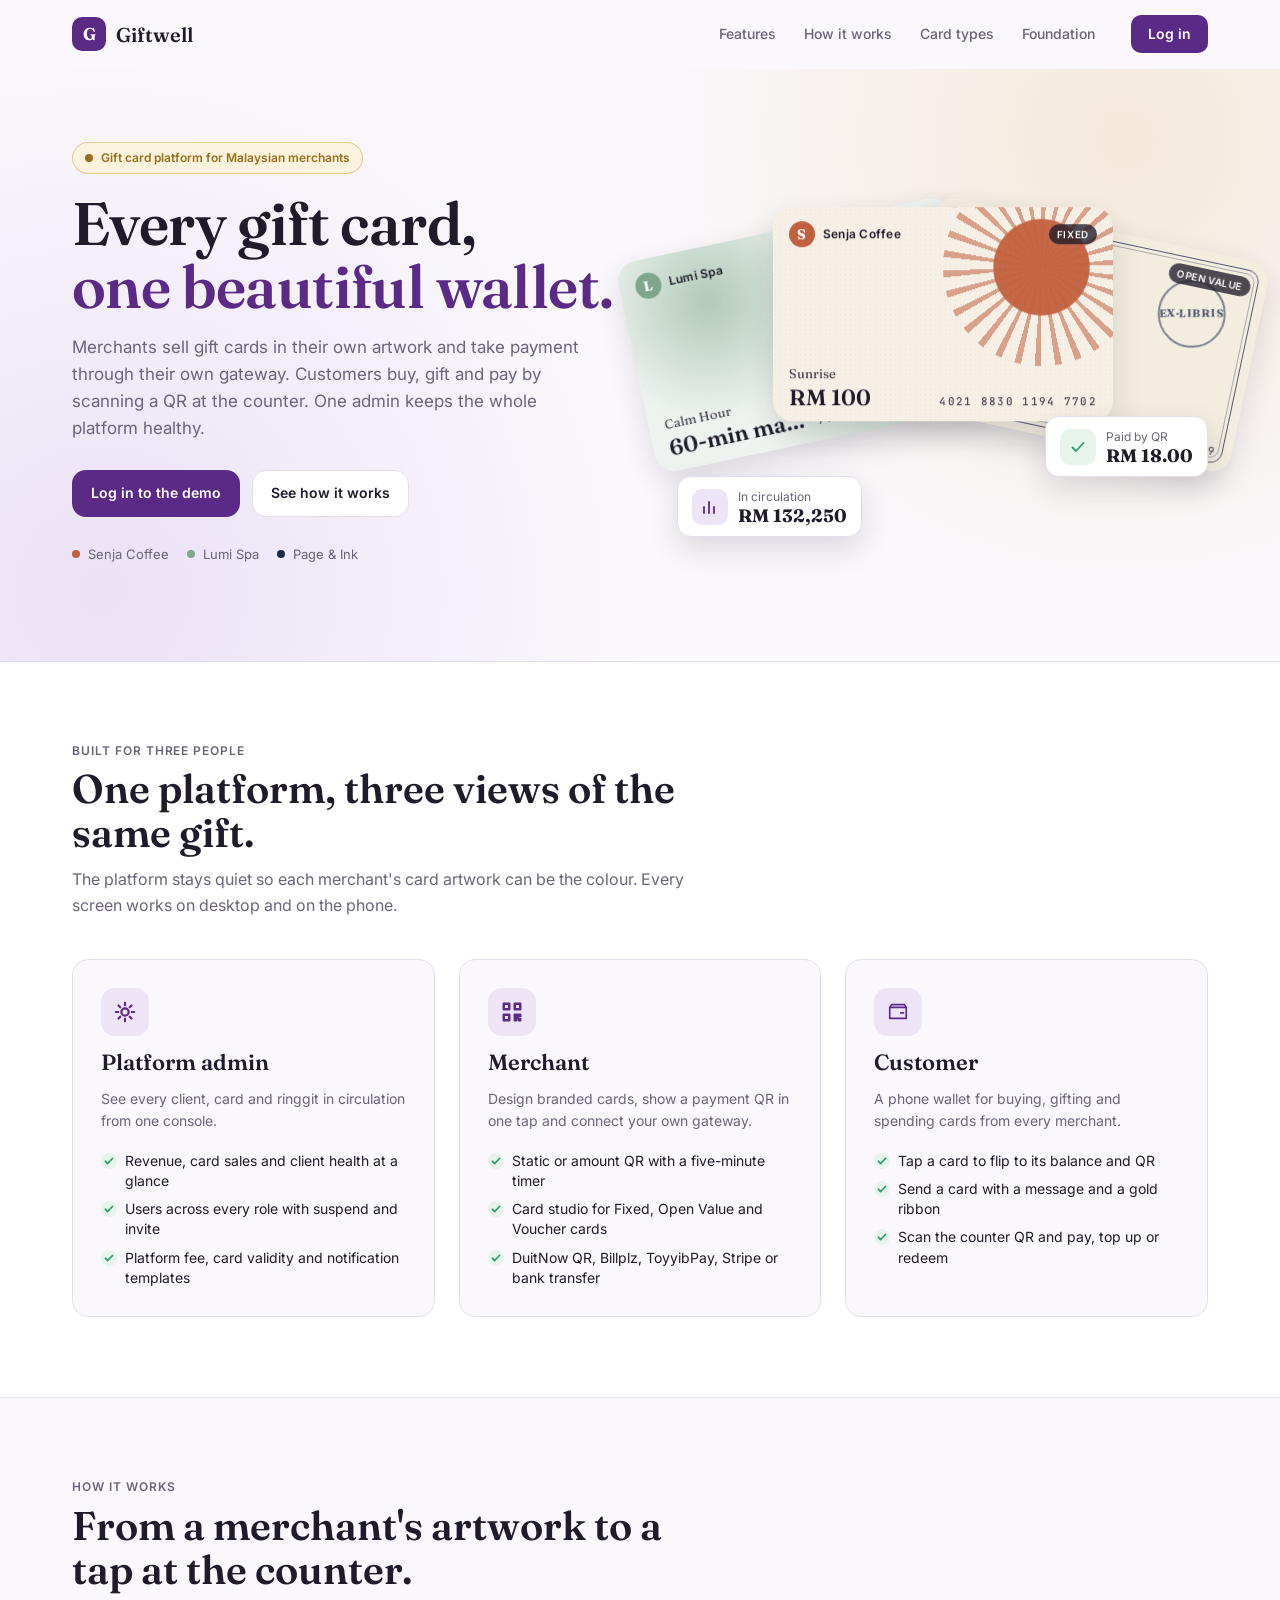
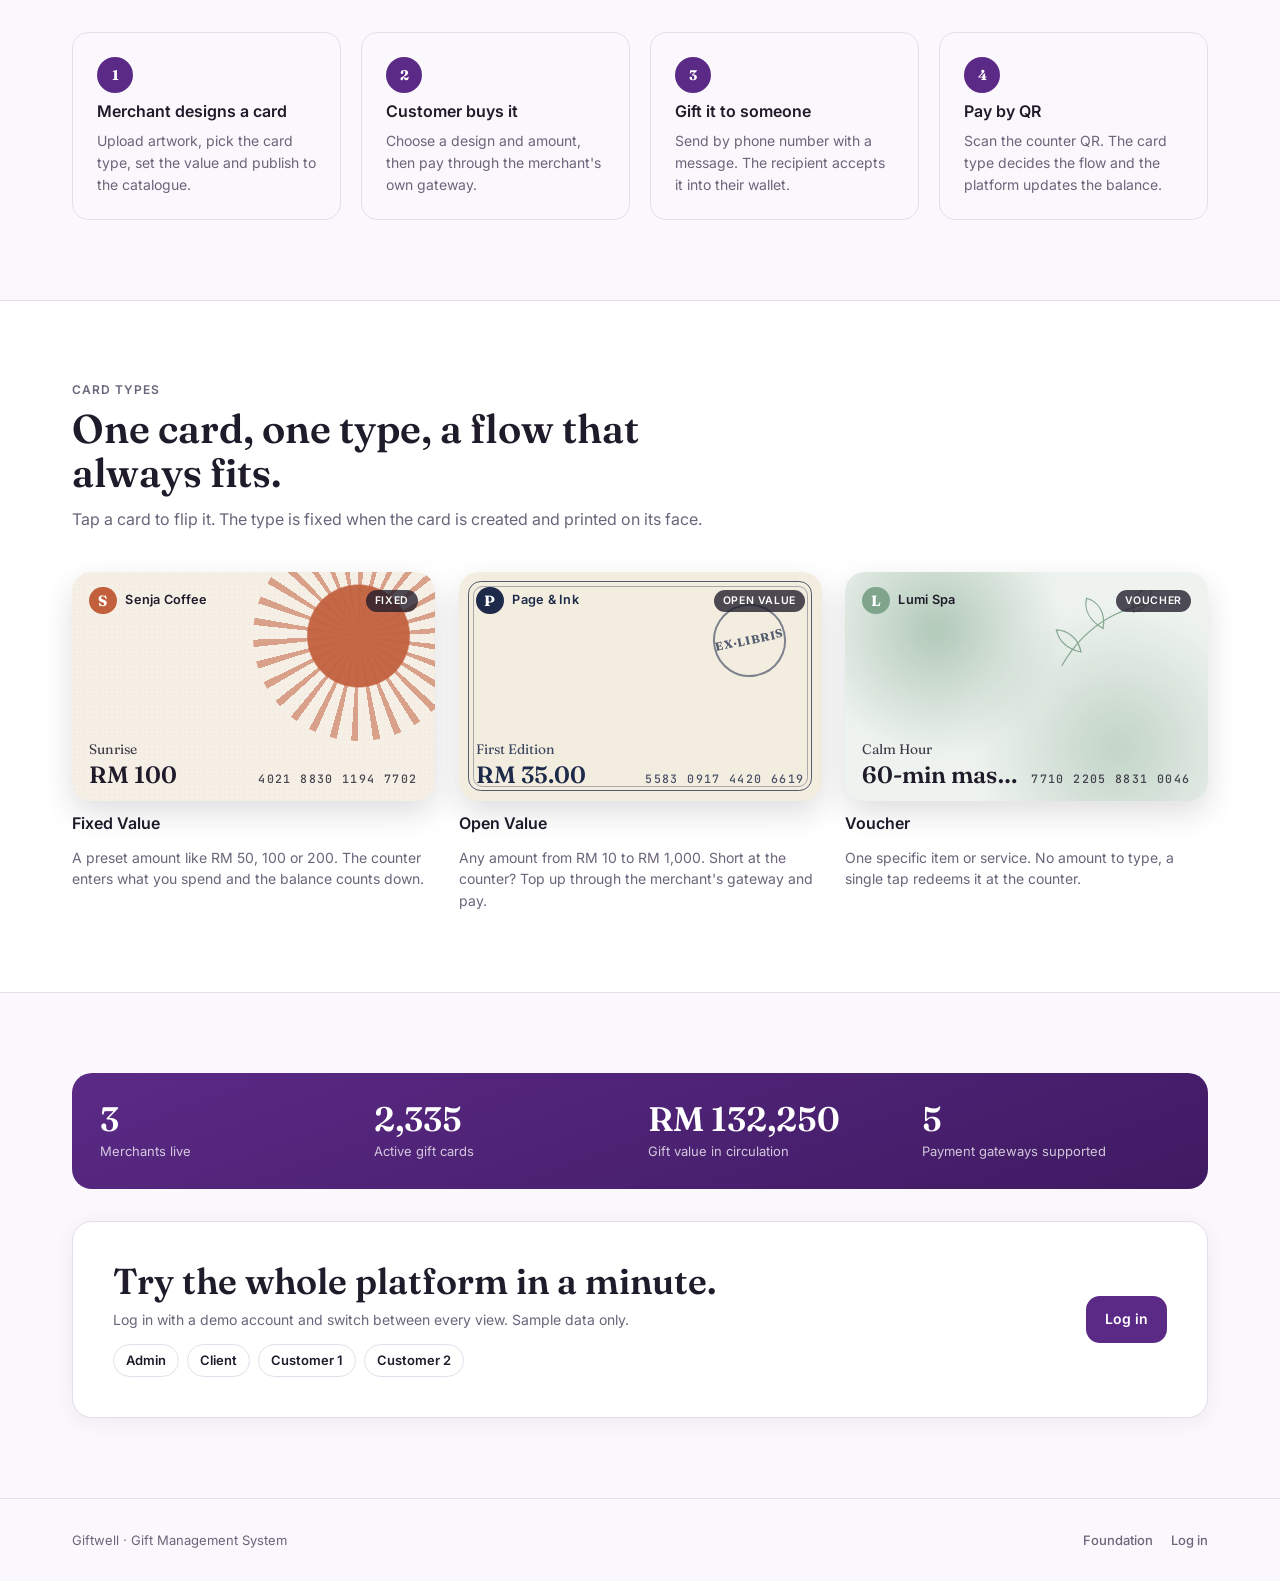
<file: index.html>
<!DOCTYPE html>
<html lang="en">
<head>
<meta charset="utf-8">
<meta name="viewport" content="width=device-width, initial-scale=1, viewport-fit=cover">
<meta name="theme-color" content="#FAF8FC">
<title>Giftwell - Gift cards for every merchant</title>
<meta name="description" content="Giftwell is a multi-tenant gift card platform: merchants sell branded gift cards, customers buy, send and pay by QR, and one admin runs it all.">
<link rel="stylesheet" href="assets/css/tokens.css?v=20260915b">
<link rel="stylesheet" href="assets/css/base.css?v=20260915b">
<link rel="stylesheet" href="assets/css/gift-card.css?v=20260915b">
<link rel="stylesheet" href="assets/css/landing.css?v=20260915b">
</head>
<body class="landing-body">

<header class="site-header" id="siteHeader">
  <div class="landing-wrap site-header-inner">
    <a class="site-logo" href="index.html" aria-label="Giftwell home">
      <span class="brand-mark" style="--size:34px">G</span>
      <span>Giftwell</span>
    </a>
    <nav class="site-nav" aria-label="Sections">
      <a href="#personas">Features</a>
      <a href="#how">How it works</a>
      <a href="#types">Card types</a>
      <a href="foundation.html">Foundation</a>
    </nav>
    <div class="site-actions">
      <a class="btn btn-outline open-app" id="openAppLink" href="login.html" hidden>Open app</a>
      <a class="btn btn-primary" href="login.html">Log in</a>
      <button type="button" class="icon-btn-outline menu-toggle" data-action="toggleMenu" aria-controls="mobileMenu" aria-expanded="false" aria-label="Menu"></button>
    </div>
  </div>
  <nav class="mobile-menu" id="mobileMenu" aria-label="Sections">
    <a href="#personas" data-action="closeMenu">Features</a>
    <a href="#how" data-action="closeMenu">How it works</a>
    <a href="#types" data-action="closeMenu">Card types</a>
    <a href="foundation.html">Foundation</a>
    <a href="login.html" id="openAppMenuLink" hidden>Open app</a>
  </nav>
</header>

<main>

  <section class="hero">
    <div class="landing-wrap hero-grid">
      <div class="hero-copy">
        <span class="hero-eyebrow"><span class="dot"></span> Gift card platform for Malaysian merchants</span>
        <h1 class="hero-title">Every gift card,<br><em>one beautiful wallet.</em></h1>
        <p class="hero-lead">Merchants sell gift cards in their own artwork and take payment through their own gateway. Customers buy, gift and pay by scanning a QR at the counter. One admin keeps the whole platform healthy.</p>
        <div class="hero-cta">
          <a class="btn btn-primary btn-lg" href="login.html">Log in to the demo</a>
          <a class="btn btn-outline btn-lg" href="#how">See how it works</a>
        </div>
        <div class="hero-trust">
          <span><span class="dot" style="color:var(--senja-brand)"></span>Senja Coffee</span>
          <span><span class="dot" style="color:var(--lumi-brand)"></span>Lumi Spa</span>
          <span><span class="dot" style="color:var(--page-brand)"></span>Page &amp; Ink</span>
        </div>
      </div>
      <div class="hero-visual" aria-hidden="true">
        <div id="heroCards"></div>
        <div class="hero-chip chip-left"><span class="feature-icon" style="width:36px;height:36px;border-radius:10px" data-icon="analysis" data-size="18"></span><div><span class="caption">In circulation</span><strong>RM 132,250</strong></div></div>
        <div class="hero-chip chip-right"><span class="feature-icon" style="width:36px;height:36px;border-radius:10px;background:var(--pill-success-bg);color:var(--success)" data-icon="check" data-size="18"></span><div><span class="caption">Paid by QR</span><strong>RM 18.00</strong></div></div>
      </div>
    </div>
  </section>

  <section class="section-block section-alt" id="personas">
    <div class="landing-wrap">
      <div class="section-intro">
        <div class="eyebrow">Built for three people</div>
        <h2>One platform, three views of the same gift.</h2>
        <p>The platform stays quiet so each merchant's card artwork can be the colour. Every screen works on desktop and on the phone.</p>
      </div>
      <div class="grid-3">
        <article class="feature-card">
          <span class="feature-icon" data-icon="setting"></span>
          <h3>Platform admin</h3>
          <p>See every client, card and ringgit in circulation from one console.</p>
          <ul class="check-list">
            <li>Revenue, card sales and client health at a glance</li>
            <li>Users across every role with suspend and invite</li>
            <li>Platform fee, card validity and notification templates</li>
          </ul>
        </article>
        <article class="feature-card">
          <span class="feature-icon" data-icon="qr"></span>
          <h3>Merchant</h3>
          <p>Design branded cards, show a payment QR in one tap and connect your own gateway.</p>
          <ul class="check-list">
            <li>Static or amount QR with a five-minute timer</li>
            <li>Card studio for Fixed, Open Value and Voucher cards</li>
            <li>DuitNow QR, Billplz, ToyyibPay, Stripe or bank transfer</li>
          </ul>
        </article>
        <article class="feature-card">
          <span class="feature-icon" data-icon="wallet"></span>
          <h3>Customer</h3>
          <p>A phone wallet for buying, gifting and spending cards from every merchant.</p>
          <ul class="check-list">
            <li>Tap a card to flip to its balance and QR</li>
            <li>Send a card with a message and a gold ribbon</li>
            <li>Scan the counter QR and pay, top up or redeem</li>
          </ul>
        </article>
      </div>
    </div>
  </section>

  <section class="section-block" id="how">
    <div class="landing-wrap">
      <div class="section-intro">
        <div class="eyebrow">How it works</div>
        <h2>From a merchant's artwork to a tap at the counter.</h2>
      </div>
      <div class="grid-4">
        <article class="step-card"><span class="step-number">1</span><h3>Merchant designs a card</h3><p>Upload artwork, pick the card type, set the value and publish to the catalogue.</p></article>
        <article class="step-card"><span class="step-number">2</span><h3>Customer buys it</h3><p>Choose a design and amount, then pay through the merchant's own gateway.</p></article>
        <article class="step-card"><span class="step-number">3</span><h3>Gift it to someone</h3><p>Send by phone number with a message. The recipient accepts it into their wallet.</p></article>
        <article class="step-card"><span class="step-number">4</span><h3>Pay by QR</h3><p>Scan the counter QR. The card type decides the flow and the platform updates the balance.</p></article>
      </div>
    </div>
  </section>

  <section class="section-block section-alt" id="types">
    <div class="landing-wrap">
      <div class="section-intro">
        <div class="eyebrow">Card types</div>
        <h2>One card, one type, a flow that always fits.</h2>
        <p>Tap a card to flip it. The type is fixed when the card is created and printed on its face.</p>
      </div>
      <div class="grid-3" id="cardTypes"></div>
    </div>
  </section>

  <section class="section-block">
    <div class="landing-wrap stack" style="--gap:32px">
      <div class="stats-strip" role="list" aria-label="Sample platform figures">
        <div role="listitem"><strong>3</strong><span>Merchants live</span></div>
        <div role="listitem"><strong>2,335</strong><span>Active gift cards</span></div>
        <div role="listitem"><strong>RM 132,250</strong><span>Gift value in circulation</span></div>
        <div role="listitem"><strong>5</strong><span>Payment gateways supported</span></div>
      </div>

      <div class="cta-band">
        <div>
          <h2>Try the whole platform in a minute.</h2>
          <p>Log in with a demo account and switch between every view. Sample data only.</p>
          <div class="demo-chips">
            <span class="chip">Admin</span><span class="chip">Client</span><span class="chip">Customer 1</span><span class="chip">Customer 2</span>
          </div>
        </div>
        <a class="btn btn-primary btn-lg" href="login.html">Log in</a>
      </div>
    </div>
  </section>
</main>

<footer class="site-footer">
  <div class="landing-wrap site-footer-inner">
    <span>Giftwell &middot; Gift Management System</span>
    <span class="row-wrap" style="--gap:18px">
      <a href="foundation.html">Foundation</a>
      <a href="login.html">Log in</a>
    </span>
  </div>
</footer>

<script src="assets/js/ui.js?v=20260915b"></script>
<script src="assets/js/auth.js?v=20260915b"></script>
<script src="assets/js/landing.js?v=20260915b"></script>
</body>
</html>
</file>
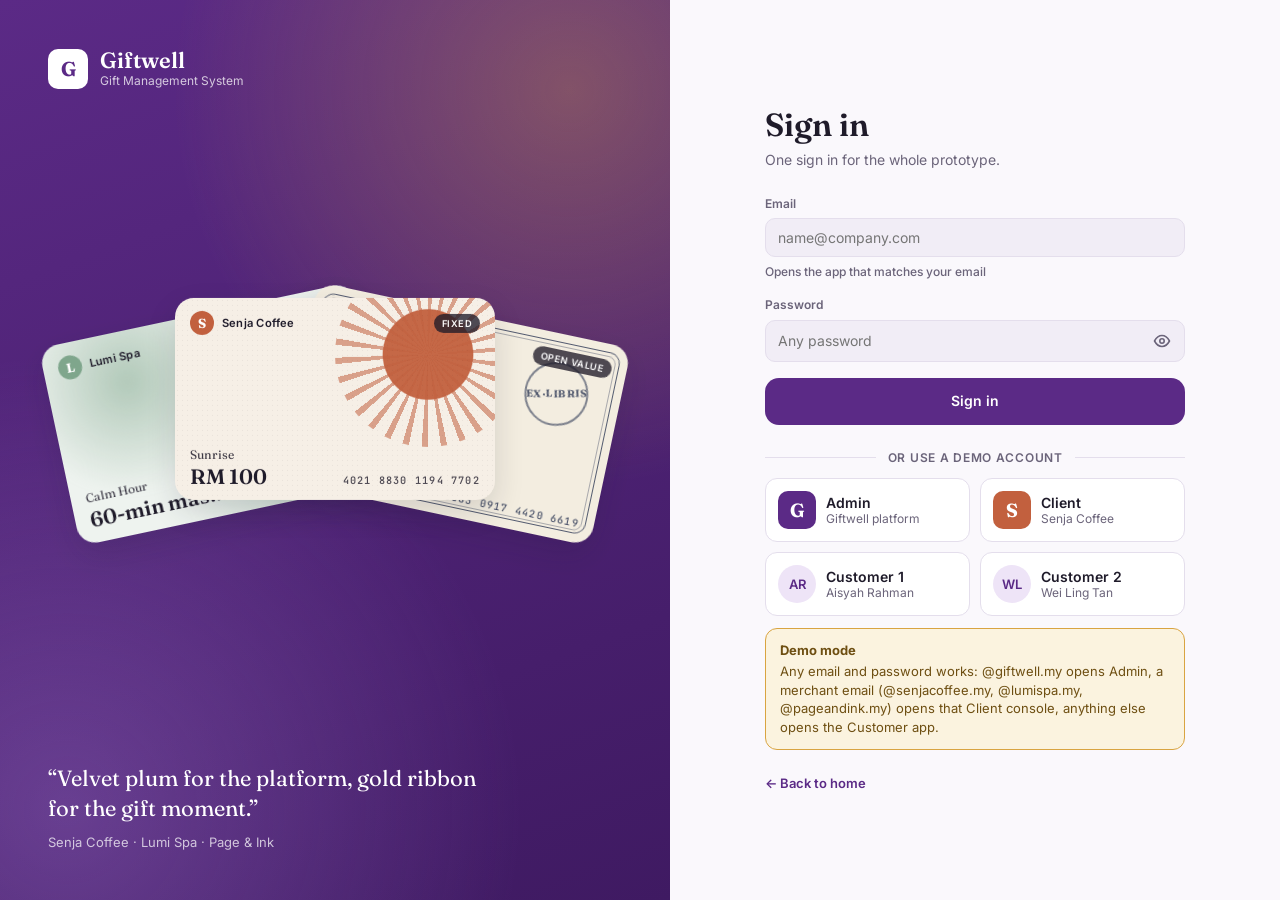
<file: admin.html>
<!DOCTYPE html>
<html lang="en">
<head>
<meta charset="utf-8">
<meta name="viewport" content="width=device-width, initial-scale=1, viewport-fit=cover">
<title>Admin Console - Giftwell</title>
<meta name="description" content="Giftwell platform admin console prototype.">
<link rel="stylesheet" href="assets/css/tokens.css?v=20260915b">
<link rel="stylesheet" href="assets/css/base.css?v=20260915b">
<link rel="stylesheet" href="assets/css/gift-card.css?v=20260915b">
<link rel="stylesheet" href="assets/css/console.css?v=20260915b">
<link rel="stylesheet" href="assets/css/demo-switch.css?v=20260915b">
</head>
<body class="console-body">
<div class="shell" id="shell">

  <header class="topbar">
    <button type="button" class="icon-btn-outline" data-action="openNav" aria-label="Open menu" aria-controls="sidebar"></button>
    <div class="topbar-brand"><span class="brand-mark">G</span><span>Giftwell Admin</span></div>
    <span class="avatar" id="topbarAvatar">AK</span>
  </header>

  <div class="nav-scrim" data-action="closeNav"></div>

  <aside class="sidebar" id="sidebar" aria-label="Admin navigation">
    <div class="sidebar-head">
      <span class="brand-mark">G</span>
      <div class="sidebar-text">
        <div class="sidebar-title">Giftwell</div>
        <div class="caption">Platform admin</div>
      </div>
      <button type="button" class="icon-btn sidebar-close" data-action="closeNav" aria-label="Close menu">&times;</button>
    </div>
    <nav class="nav" id="nav"></nav>
    <div class="sidebar-foot">
      <span class="avatar" style="--size:34px;font-size:12px" id="footAvatar">AK</span>
      <div class="grow">
        <div class="sidebar-user" id="footName">Alice Kwan</div>
        <div class="caption" id="footTitle">Super admin</div>
      </div>
      <button type="button" class="signout-btn" data-action="signOut" aria-label="Sign out" title="Sign out"></button>
    </div>
  </aside>

  <main class="main" id="main" tabindex="-1"></main>
</div>

<div id="overlay"></div>
<div id="demoSwitch"></div>

<noscript><p style="padding:24px">This prototype needs JavaScript enabled.</p></noscript>

<script src="assets/js/ui.js?v=20260915b"></script>
<script src="assets/js/auth.js?v=20260915b"></script>
<script src="assets/js/admin.js?v=20260915b"></script>
</body>
</html>
</file>
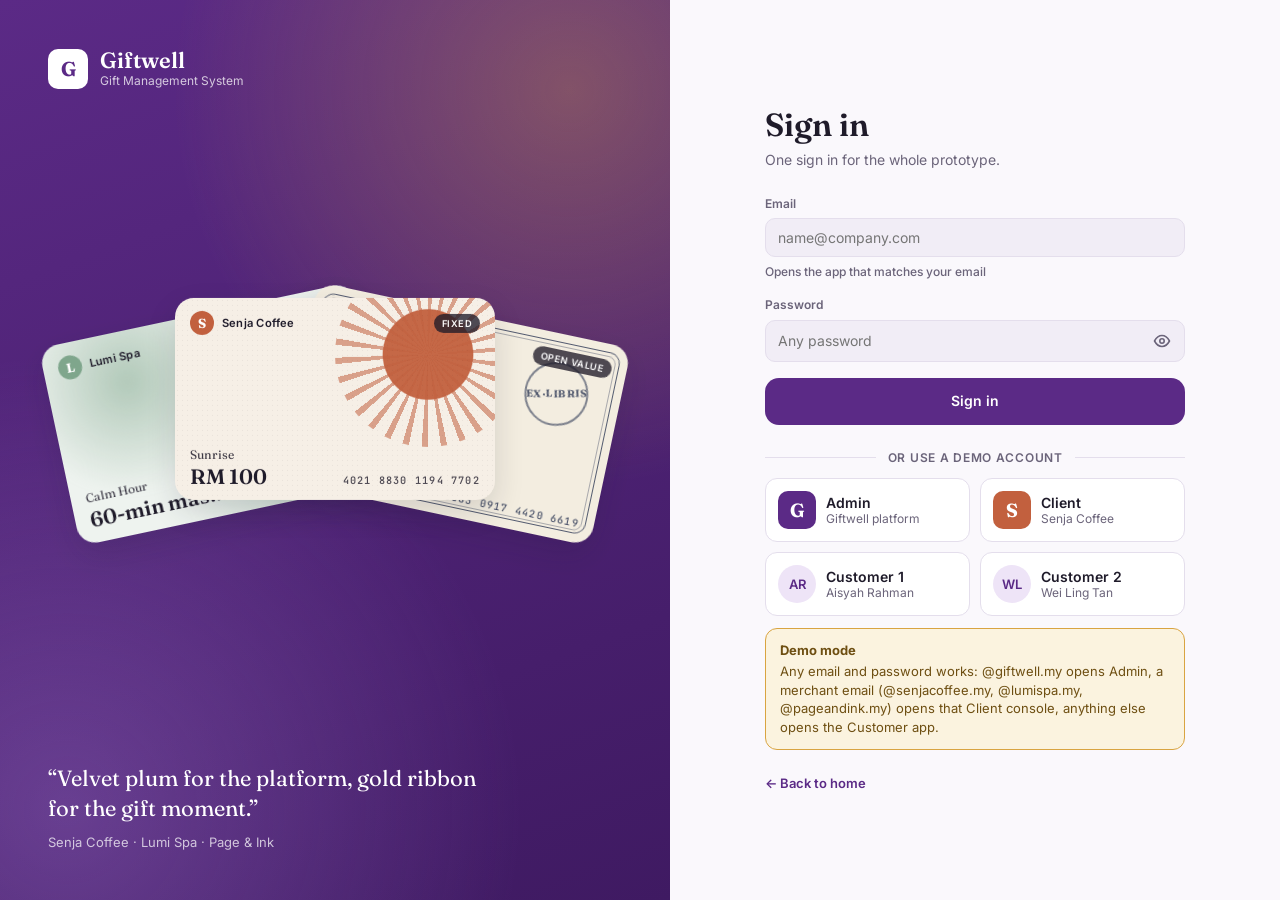
<file: client.html>
<!DOCTYPE html>
<html lang="en">
<head>
<meta charset="utf-8">
<meta name="viewport" content="width=device-width, initial-scale=1, viewport-fit=cover">
<title>Client Console - Giftwell</title>
<meta name="description" content="Giftwell merchant console prototype for Senja Coffee, Lumi Spa and Page &amp; Ink.">
<link rel="stylesheet" href="assets/css/tokens.css?v=20260915b">
<link rel="stylesheet" href="assets/css/base.css?v=20260915b">
<link rel="stylesheet" href="assets/css/gift-card.css?v=20260915b">
<link rel="stylesheet" href="assets/css/console.css?v=20260915b">
<link rel="stylesheet" href="assets/css/demo-switch.css?v=20260915b">
</head>
<body class="console-body">
<div class="shell" id="shell">

  <header class="topbar">
    <button type="button" class="icon-btn-outline" data-action="openNav" aria-label="Open menu" aria-controls="sidebar"></button>
    <div class="topbar-brand"><span class="brand-mark" id="topbarMark">S</span><span id="topbarName">Senja Coffee</span></div>
    <span class="avatar" id="topbarAvatar">FS</span>
  </header>

  <div class="nav-scrim" data-action="closeNav"></div>

  <aside class="sidebar" id="sidebar" aria-label="Client navigation">
    <div class="sidebar-head">
      <span class="brand-mark" id="sidebarMark">S</span>
      <div class="sidebar-text">
        <div class="sidebar-title" id="sidebarName">Senja Coffee</div>
        <div class="caption" id="sidebarBusiness">Specialty coffee bar</div>
      </div>
      <button type="button" class="icon-btn sidebar-close" data-action="closeNav" aria-label="Close menu">&times;</button>
    </div>
    <nav class="nav" id="nav"></nav>
    <div class="sidebar-cta">
      <button type="button" class="btn btn-brand" data-action="openQr" title="Show Payment QR" id="sidebarQr"></button>
    </div>
    <div class="sidebar-foot">
      <span class="avatar" style="--size:34px;font-size:12px" id="footAvatar">FS</span>
      <div class="grow">
        <div class="sidebar-user" id="footName">Farid Senja</div>
        <div class="caption" id="footTitle">Owner</div>
      </div>
      <button type="button" class="signout-btn" data-action="signOut" aria-label="Sign out" title="Sign out"></button>
    </div>
  </aside>

  <main class="main" id="main" tabindex="-1"></main>
</div>

<div id="overlay"></div>
<div id="demoSwitch"></div>

<noscript><p style="padding:24px">This prototype needs JavaScript enabled.</p></noscript>

<script src="assets/js/ui.js?v=20260915b"></script>
<script src="assets/js/auth.js?v=20260915b"></script>
<script src="assets/js/client-data.js?v=20260915b"></script>
<script src="assets/js/client-screens.js?v=20260915b"></script>
<script src="assets/js/client-overlays.js?v=20260915b"></script>
<script src="assets/js/client.js?v=20260915b"></script>
</body>
</html>
</file>
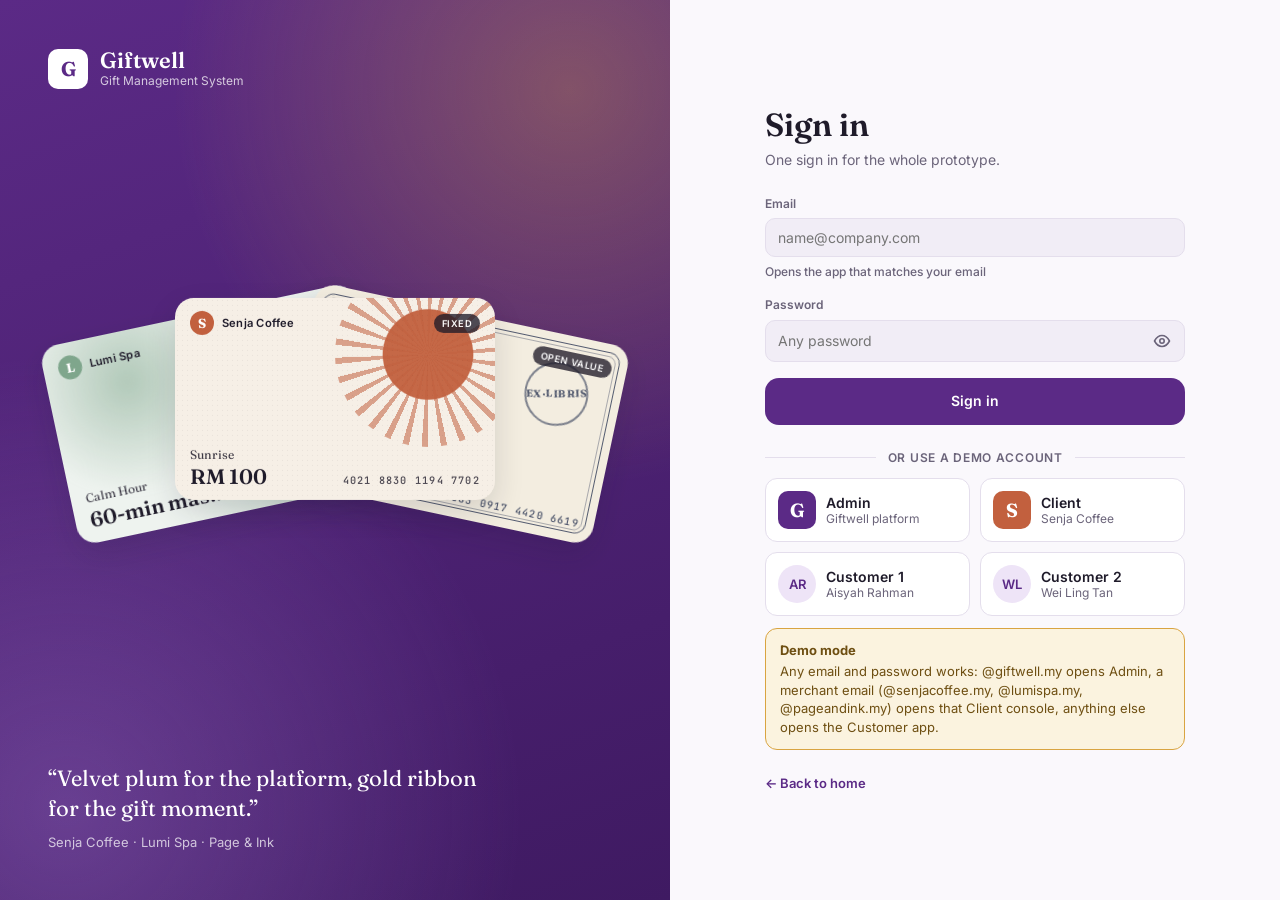
<file: customer.html>
<!DOCTYPE html>
<html lang="en">
<head>
<meta charset="utf-8">
<meta name="viewport" content="width=device-width, initial-scale=1, viewport-fit=cover">
<meta name="theme-color" content="#FAF8FC">
<title>Giftwell - Gift Wallet</title>
<meta name="description" content="Giftwell customer gift wallet prototype: buy, send, receive and pay with gift cards.">
<link rel="stylesheet" href="assets/css/tokens.css?v=20260915b">
<link rel="stylesheet" href="assets/css/base.css?v=20260915b">
<link rel="stylesheet" href="assets/css/gift-card.css?v=20260915b">
<link rel="stylesheet" href="assets/css/customer.css?v=20260915b">
<link rel="stylesheet" href="assets/css/demo-switch.css?v=20260915b">
</head>
<body class="app-body">
<div class="app" id="app">

  <header class="app-header">
    <div class="greeting">
      <span class="avatar" style="--size:36px;font-size:13px" id="customerAvatar">AR</span>
      <div style="min-width:0">
        <div class="caption">Good afternoon</div>
        <div class="greeting-name" id="customerName">Aisyah Rahman</div>
      </div>
    </div>
  </header>

  <main class="app-main" id="appMain" tabindex="-1"></main>
  <div id="appScan"></div>
  <div id="appOverlay"></div>

  <nav class="tabbar" id="tabbar" aria-label="Gift wallet"></nav>
</div>

<div id="demoSwitch"></div>

<noscript><p style="padding:24px">This prototype needs JavaScript enabled.</p></noscript>

<script src="assets/js/ui.js?v=20260915b"></script>
<script src="assets/js/auth.js?v=20260915b"></script>
<script src="assets/js/customer-data.js?v=20260915b"></script>
<script src="assets/js/customer-screens.js?v=20260915b"></script>
<script src="assets/js/customer-flows.js?v=20260915b"></script>
<script src="assets/js/customer.js?v=20260915b"></script>
</body>
</html>
</file>
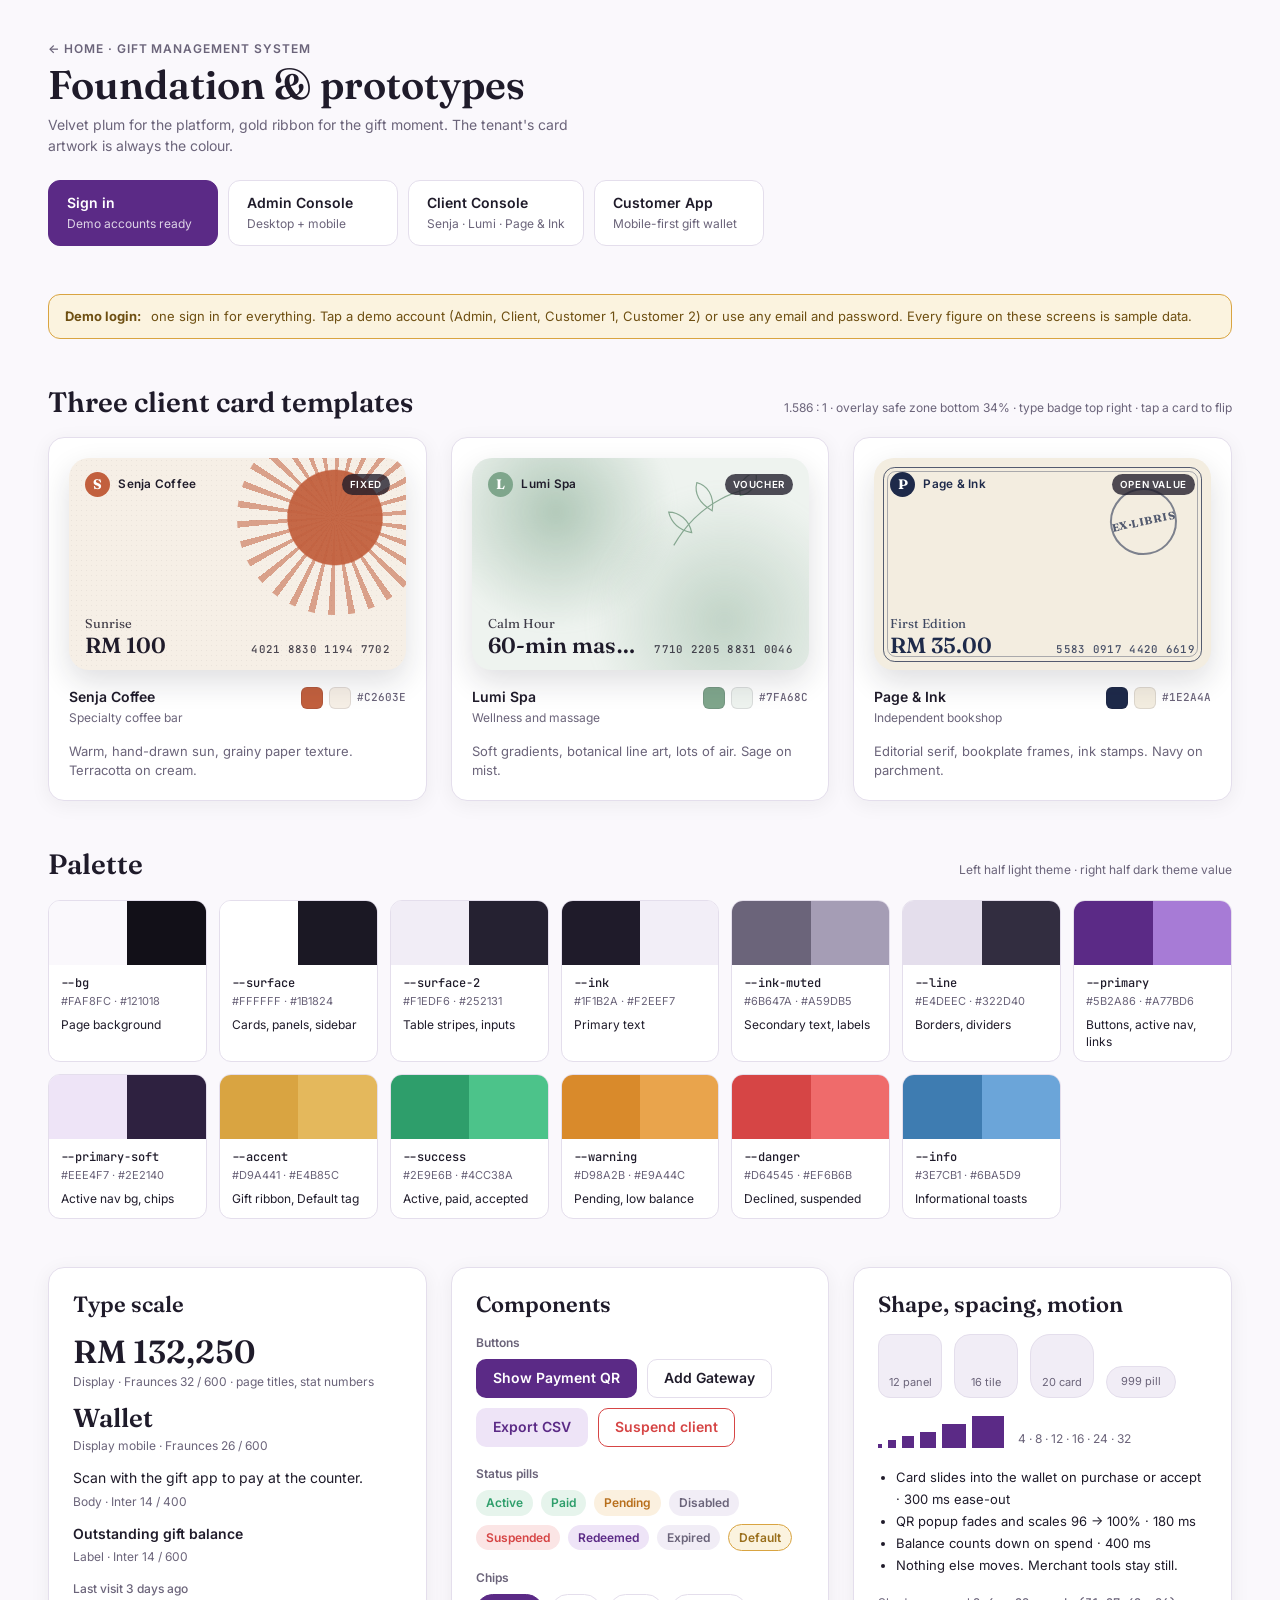
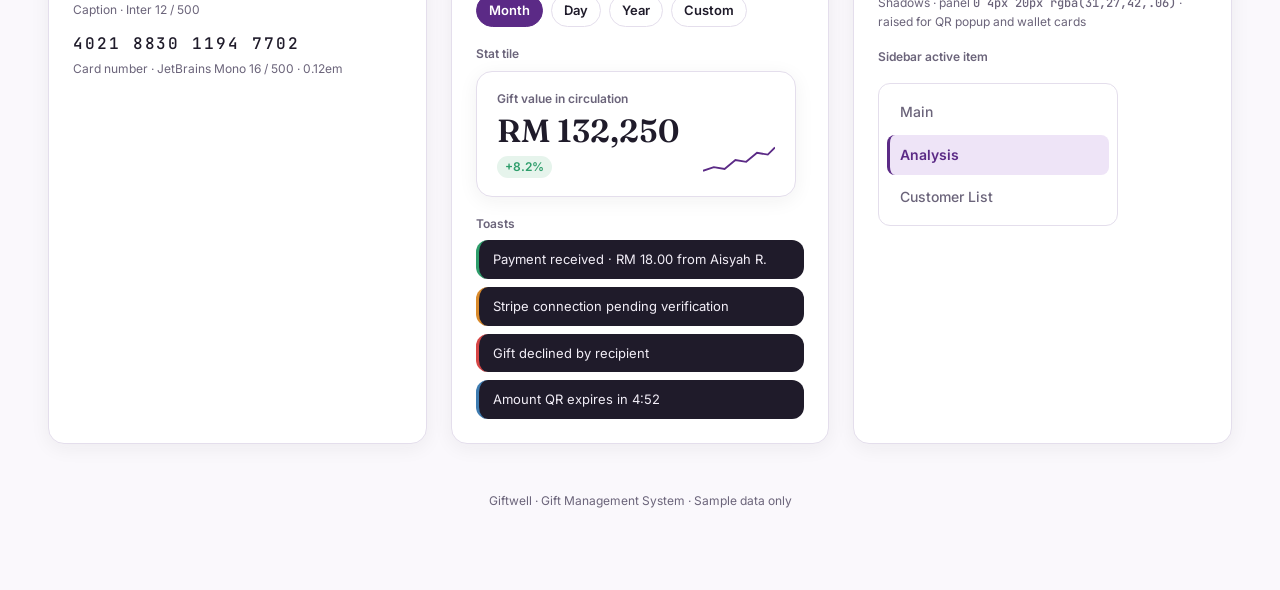
<file: foundation.html>
<!DOCTYPE html>
<html lang="en">
<head>
<meta charset="utf-8">
<meta name="viewport" content="width=device-width, initial-scale=1, viewport-fit=cover">
<title>Giftwell - Gift Management System</title>
<meta name="description" content="Gift Management System foundation - design tokens, card templates and links to the Admin, Client and Customer apps.">
<link rel="stylesheet" href="assets/css/tokens.css?v=20260915b">
<link rel="stylesheet" href="assets/css/base.css?v=20260915b">
<link rel="stylesheet" href="assets/css/gift-card.css?v=20260915b">
<style>
  .hub {
    max-width: 1440px;
    margin: 0 auto;
    padding: 40px 48px 80px;
    display: flex;
    flex-direction: column;
    gap: 48px;
  }

  .hub-header {
    display: flex;
    flex-wrap: wrap;
    gap: 24px;
    align-items: flex-end;
    justify-content: space-between;
  }

  .hub-title {
    font-family: var(--font-display);
    font-size: 40px;
    font-weight: 600;
    margin: 6px 0 8px;
    line-height: 1.1;
  }

  .hub-lead {
    margin: 0;
    color: var(--ink-muted);
    max-width: 560px;
  }

  .hub-nav {
    display: flex;
    gap: 10px;
    flex-wrap: wrap;
  }

  .hub-link {
    display: flex;
    flex-direction: column;
    gap: 2px;
    min-width: 170px;
    padding: 12px 18px;
    border-radius: var(--radius-panel);
    border: 1px solid var(--line);
    background: var(--surface);
    color: var(--ink);
    font-weight: 600;
    text-decoration: none;
  }

  .hub-link:hover {
    border-color: var(--primary);
    color: var(--ink);
  }

  .hub-link small {
    font-size: 12px;
    font-weight: 400;
    color: var(--ink-muted);
  }

  .hub-link.is-primary {
    background: var(--primary);
    border-color: var(--primary);
    color: #fff;
  }

  .hub-link.is-primary small {
    color: rgba(255, 255, 255, 0.8);
  }

  .hub-link.is-primary:hover {
    background: var(--primary-hover);
  }

  .demo-note {
    display: flex;
    align-items: center;
    gap: 10px;
    padding: 12px 16px;
    border-radius: var(--radius-panel);
    background: var(--pill-gold-bg);
    border: 1px solid var(--accent);
    color: #6E4F12;
    font-size: 13px;
  }

  .section {
    display: flex;
    flex-direction: column;
    gap: 20px;
  }

  .section-head {
    display: flex;
    align-items: baseline;
    justify-content: space-between;
    gap: 16px;
    flex-wrap: wrap;
  }

  .section-head h2 {
    font-family: var(--font-display);
    font-size: 28px;
    font-weight: 600;
  }

  .template-grid {
    display: grid;
    grid-template-columns: repeat(auto-fit, minmax(280px, 1fr));
    gap: 24px;
  }

  .template-card {
    display: flex;
    flex-direction: column;
    gap: 16px;
    padding: 20px;
    background: var(--surface);
    border: 1px solid var(--line);
    border-radius: var(--radius-tile);
    box-shadow: var(--shadow-panel);
  }

  .color-chip {
    width: 22px;
    height: 22px;
    border-radius: 6px;
    border: 1px solid rgba(31, 27, 42, 0.1);
  }

  .palette-grid {
    display: grid;
    grid-template-columns: repeat(auto-fill, minmax(150px, 1fr));
    gap: 12px;
  }

  .palette-item {
    background: var(--surface);
    border: 1px solid var(--line);
    border-radius: var(--radius-panel);
    overflow: hidden;
  }

  .palette-swatches {
    display: flex;
    height: 64px;
  }

  .palette-swatches span {
    flex: 1;
  }

  .palette-body {
    padding: 10px 12px;
  }

  .foundation-grid {
    display: grid;
    grid-template-columns: repeat(auto-fit, minmax(320px, 1fr));
    gap: 24px;
  }

  .foundation-panel {
    display: flex;
    flex-direction: column;
    gap: 18px;
    padding: 24px;
    background: var(--surface);
    border: 1px solid var(--line);
    border-radius: var(--radius-tile);
    box-shadow: var(--shadow-panel);
    min-width: 0;
  }

  .type-sample-note {
    font-size: 12px;
    color: var(--ink-muted);
    margin-top: 4px;
  }

  .toast-sample {
    display: flex;
    align-items: center;
    padding: 10px 14px;
    border-radius: var(--radius-panel);
    background: var(--ink);
    color: #F2EEF7;
    font-size: 13px;
    border-left: 3px solid var(--tone);
  }

  .radius-box {
    display: flex;
    align-items: flex-end;
    justify-content: center;
    width: 64px;
    height: 64px;
    padding-bottom: 6px;
    background: var(--surface-2);
    border: 1px solid var(--line);
    font-size: 11px;
    color: var(--ink-muted);
  }

  .space-box {
    background: var(--primary);
  }

  .nav-sample {
    width: 240px;
    max-width: 100%;
    display: flex;
    flex-direction: column;
    gap: 2px;
    padding: 8px;
    background: var(--surface);
    border: 1px solid var(--line);
    border-radius: var(--radius-panel);
  }

  .nav-sample div {
    padding: 10px 12px 10px 13px;
    border-radius: 8px;
    color: var(--ink-muted);
    font-weight: 500;
  }

  .nav-sample .is-active {
    padding-left: 10px;
    background: var(--primary-soft);
    color: var(--primary);
    font-weight: 600;
    border-left: 3px solid var(--primary);
  }

  .hub-footer {
    color: var(--ink-muted);
    font-size: 12px;
    text-align: center;
  }

  @media (max-width: 767px) {
    .hub {
      padding: 24px 16px 56px;
      gap: 36px;
    }

    .hub-title {
      font-size: 30px;
    }

    .section-head h2 {
      font-size: 22px;
    }

    .hub-link {
      flex: 1 1 100%;
    }

    .template-grid,
    .foundation-grid {
      grid-template-columns: minmax(0, 1fr);
    }

    .foundation-panel {
      padding: 18px;
    }
  }
</style>
</head>
<body>
<div class="hub">

  <header class="hub-header">
    <div>
      <div class="eyebrow"><a href="index.html" style="color:inherit;text-decoration:none">&larr; Home</a> &middot; Gift Management System</div>
      <h1 class="hub-title">Foundation &amp; prototypes</h1>
      <p class="hub-lead">Velvet plum for the platform, gold ribbon for the gift moment. The tenant's card artwork is always the colour.</p>
    </div>
    <nav class="hub-nav" aria-label="Prototypes">
      <a class="hub-link is-primary" href="login.html">Sign in<small>Demo accounts ready</small></a>
      <a class="hub-link" href="admin.html">Admin Console<small>Desktop + mobile</small></a>
      <a class="hub-link" href="client.html">Client Console<small>Senja &middot; Lumi &middot; Page &amp; Ink</small></a>
      <a class="hub-link" href="customer.html">Customer App<small>Mobile-first gift wallet</small></a>
    </nav>
  </header>

  <div class="demo-note" role="note">
    <strong>Demo login:</strong> one sign in for everything. Tap a demo account (Admin, Client, Customer 1, Customer 2) or use any email and password. Every figure on these screens is sample data.
  </div>

  <section class="section" aria-labelledby="templates-title">
    <div class="section-head">
      <h2 id="templates-title">Three client card templates</h2>
      <span class="caption">1.586 : 1 &middot; overlay safe zone bottom 34% &middot; type badge top right &middot; tap a card to flip</span>
    </div>
    <div class="template-grid" id="templateGrid"></div>
  </section>

  <section class="section" aria-labelledby="palette-title">
    <div class="section-head">
      <h2 id="palette-title">Palette</h2>
      <span class="caption">Left half light theme &middot; right half dark theme value</span>
    </div>
    <div class="palette-grid" id="paletteGrid"></div>
  </section>

  <section class="foundation-grid" aria-label="Foundation">
    <div class="foundation-panel">
      <h2 class="section-title">Type scale</h2>
      <div class="stack" style="--gap:14px">
        <div><div class="display" style="font-size:32px;line-height:1.1">RM 132,250</div><div class="type-sample-note">Display &middot; Fraunces 32 / 600 &middot; page titles, stat numbers</div></div>
        <div><div class="display" style="font-size:26px;line-height:1.1">Wallet</div><div class="type-sample-note">Display mobile &middot; Fraunces 26 / 600</div></div>
        <div><div>Scan with the gift app to pay at the counter.</div><div class="type-sample-note">Body &middot; Inter 14 / 400</div></div>
        <div><div style="font-weight:600">Outstanding gift balance</div><div class="type-sample-note">Label &middot; Inter 14 / 600</div></div>
        <div><div class="caption" style="font-weight:500">Last visit 3 days ago</div><div class="type-sample-note">Caption &middot; Inter 12 / 500</div></div>
        <div><div class="mono" style="font-size:16px;letter-spacing:.12em;overflow-wrap:anywhere">4021 8830 1194 7702</div><div class="type-sample-note">Card number &middot; JetBrains Mono 16 / 500 &middot; 0.12em</div></div>
      </div>
    </div>

    <div class="foundation-panel">
      <h2 class="section-title">Components</h2>
      <div class="stack" style="--gap:8px">
        <div class="stat-label">Buttons</div>
        <div class="row-wrap" style="--gap:10px">
          <button type="button" class="btn btn-primary">Show Payment QR</button>
          <button type="button" class="btn btn-outline">Add Gateway</button>
          <button type="button" class="btn btn-soft">Export CSV</button>
          <button type="button" class="btn btn-danger-outline">Suspend client</button>
        </div>
      </div>
      <div class="stack" style="--gap:8px">
        <div class="stat-label">Status pills</div>
        <div class="row-wrap" style="--gap:8px" id="pillRow"></div>
      </div>
      <div class="stack" style="--gap:8px">
        <div class="stat-label">Chips</div>
        <div class="row-wrap" style="--gap:8px">
          <span class="chip is-active">Month</span><span class="chip">Day</span><span class="chip">Year</span><span class="chip">Custom</span>
        </div>
      </div>
      <div class="stack" style="--gap:8px">
        <div class="stat-label">Stat tile</div>
        <div class="stat-tile" style="max-width:320px" id="statSample"></div>
      </div>
      <div class="stack" style="--gap:8px">
        <div class="stat-label">Toasts</div>
        <div class="stack" style="--gap:8px;max-width:360px">
          <div class="toast-sample" style="--tone:var(--success)">Payment received &middot; RM 18.00 from Aisyah R.</div>
          <div class="toast-sample" style="--tone:var(--warning)">Stripe connection pending verification</div>
          <div class="toast-sample" style="--tone:var(--danger)">Gift declined by recipient</div>
          <div class="toast-sample" style="--tone:var(--info)">Amount QR expires in 4:52</div>
        </div>
      </div>
    </div>

    <div class="foundation-panel">
      <h2 class="section-title">Shape, spacing, motion</h2>
      <div class="row-wrap" style="--gap:12px;align-items:flex-end">
        <div class="radius-box" style="border-radius:12px">12 panel</div>
        <div class="radius-box" style="border-radius:16px">16 tile</div>
        <div class="radius-box" style="border-radius:20px">20 card</div>
        <div class="radius-box" style="width:auto;height:32px;padding:0 14px;align-items:center;border-radius:999px">999 pill</div>
      </div>
      <div class="row" style="--gap:6px;align-items:flex-end">
        <div class="space-box" style="width:4px;height:4px"></div>
        <div class="space-box" style="width:8px;height:8px"></div>
        <div class="space-box" style="width:12px;height:12px"></div>
        <div class="space-box" style="width:16px;height:16px"></div>
        <div class="space-box" style="width:24px;height:24px"></div>
        <div class="space-box" style="width:32px;height:32px"></div>
        <span class="caption" style="margin-left:8px">4 &middot; 8 &middot; 12 &middot; 16 &middot; 24 &middot; 32</span>
      </div>
      <ul style="margin:0;padding-left:18px;line-height:1.7;font-size:13px">
        <li>Card slides into the wallet on purchase or accept &middot; 300 ms ease-out</li>
        <li>QR popup fades and scales 96 &rarr; 100% &middot; 180 ms</li>
        <li>Balance counts down on spend &middot; 400 ms</li>
        <li>Nothing else moves. Merchant tools stay still.</li>
      </ul>
      <div class="caption">Shadows &middot; panel <span class="mono">0 4px 20px rgba(31,27,42,.06)</span> &middot; raised for QR popup and wallet cards</div>
      <div class="stat-label">Sidebar active item</div>
      <div class="nav-sample" aria-hidden="true">
        <div>Main</div>
        <div class="is-active">Analysis</div>
        <div>Customer List</div>
      </div>
    </div>
  </section>

  <footer class="hub-footer">Giftwell &middot; Gift Management System &middot; Sample data only</footer>
</div>

<script src="assets/js/ui.js?v=20260915b"></script>
<script>
  (function () {
    "use strict";

    var templates = [
      { business: "Specialty coffee bar", language: "Warm, hand-drawn sun, grainy paper texture. Terracotta on cream.",
        card: { tenant: "Senja Coffee", name: "Sunrise", type: "fixed", balanceLabel: "RM 100", number: "4021 8830 1194 7702", expiry: "Mar 2027" } },
      { business: "Wellness and massage", language: "Soft gradients, botanical line art, lots of air. Sage on mist.",
        card: { tenant: "Lumi Spa", name: "Calm Hour", type: "voucher", balanceLabel: "60-min massage", number: "7710 2205 8831 0046", expiry: "Dec 2026" } },
      { business: "Independent bookshop", language: "Editorial serif, bookplate frames, ink stamps. Navy on parchment.",
        card: { tenant: "Page & Ink", name: "First Edition", type: "open", balanceLabel: "RM 35.00", number: "5583 0917 4420 6619", expiry: "Jun 2027" } }
    ];

    var tokens = [
      ["--bg", "#FAF8FC", "#121018", "Page background"],
      ["--surface", "#FFFFFF", "#1B1824", "Cards, panels, sidebar"],
      ["--surface-2", "#F1EDF6", "#252131", "Table stripes, inputs"],
      ["--ink", "#1F1B2A", "#F2EEF7", "Primary text"],
      ["--ink-muted", "#6B647A", "#A59DB5", "Secondary text, labels"],
      ["--line", "#E4DEEC", "#322D40", "Borders, dividers"],
      ["--primary", "#5B2A86", "#A77BD6", "Buttons, active nav, links"],
      ["--primary-soft", "#EEE4F7", "#2E2140", "Active nav bg, chips"],
      ["--accent", "#D9A441", "#E4B85C", "Gift ribbon, Default tag"],
      ["--success", "#2E9E6B", "#4CC38A", "Active, paid, accepted"],
      ["--warning", "#D98A2B", "#E9A44C", "Pending, low balance"],
      ["--danger", "#D64545", "#EF6B6B", "Declined, suspended"],
      ["--info", "#3E7CB1", "#6BA5D9", "Informational toasts"]
    ];

    var flipped = {};

    function renderTemplates() {
      var grid = document.getElementById("templateGrid");
      grid.innerHTML = templates.map(function (t, i) {
        var style = UI.tenantStyle(t.card.tenant);
        return (
          '<article class="template-card">' +
          UI.renderGiftCard(t.card, { flipped: !!flipped[i], action: "flipTemplate", id: i }) +
          '<div class="spread" style="align-items:flex-start">' +
          '<div><div style="font-weight:600">' + UI.escapeHtml(t.card.tenant) + '</div><div class="caption" style="margin-top:2px">' + UI.escapeHtml(t.business) + "</div></div>" +
          '<div class="row" style="--gap:6px">' +
          '<span class="color-chip" style="background:' + style.brand + '"></span>' +
          '<span class="color-chip" style="background:' + style.art + '"></span>' +
          '<span class="mono caption" style="font-size:11px">' + style.brand + "</span></div></div>" +
          '<div class="caption" style="font-size:13px">' + UI.escapeHtml(t.language) + "</div>" +
          "</article>"
        );
      }).join("");
    }

    function renderPalette() {
      document.getElementById("paletteGrid").innerHTML = tokens.map(function (tk) {
        return (
          '<div class="palette-item"><div class="palette-swatches"><span style="background:' + tk[1] + '"></span><span style="background:' + tk[2] + '"></span></div>' +
          '<div class="palette-body"><div class="mono" style="font-size:12px">' + tk[0] + '</div>' +
          '<div class="caption" style="font-size:11px;margin-top:2px">' + tk[1] + " &middot; " + tk[2] + "</div>" +
          '<div style="font-size:12px;margin-top:6px">' + tk[3] + "</div></div></div>"
        );
      }).join("");
    }

    function renderComponents() {
      document.getElementById("pillRow").innerHTML = ["Active", "Paid", "Pending", "Disabled", "Suspended", "Redeemed", "Expired", "Default"]
        .map(function (s) { return UI.pill(s); }).join("");
      document.getElementById("statSample").innerHTML =
        '<div><div class="stat-label">Gift value in circulation</div><div class="stat-value" style="font-size:32px">RM 132,250</div>' +
        '<span class="delta pill-success">+8.2%</span></div>' + UI.sparkline("0,32 12,28 24,30 36,20 48,22 60,12 72,14 80,6");
    }

    UI.delegate(document, {
      flipTemplate: function (el) {
        var i = el.getAttribute("data-id");
        flipped[i] = !flipped[i];
        renderTemplates();
      }
    });

    renderTemplates();
    renderPalette();
    renderComponents();
  })();
</script>
</body>
</html>
</file>
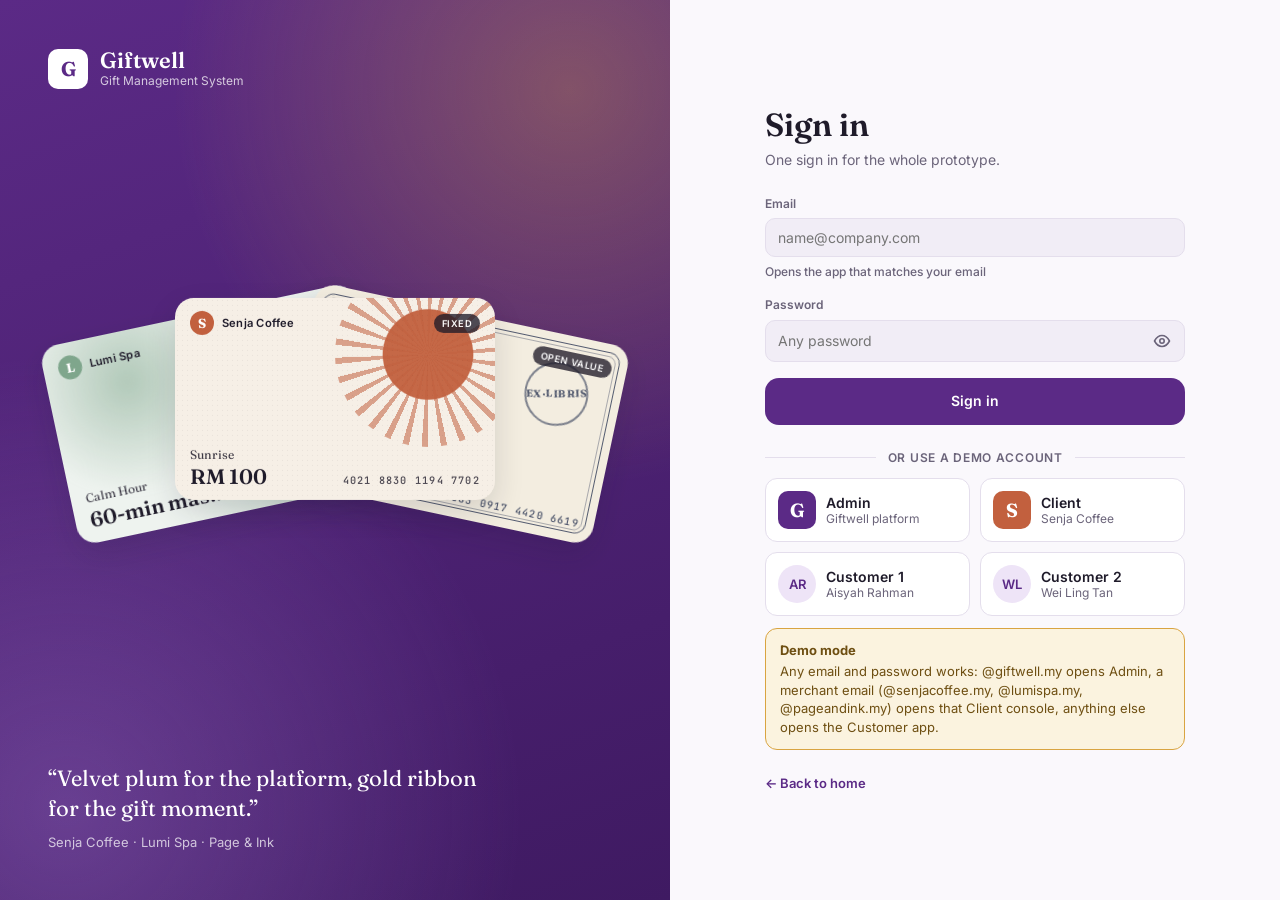
<file: login.html>
<!DOCTYPE html>
<html lang="en">
<head>
<meta charset="utf-8">
<meta name="viewport" content="width=device-width, initial-scale=1, viewport-fit=cover">
<title>Sign in - Giftwell</title>
<meta name="description" content="Demo sign in for the Gift Management System prototype. Use a demo account or any email and password.">
<link rel="stylesheet" href="assets/css/tokens.css?v=20260915b">
<link rel="stylesheet" href="assets/css/base.css?v=20260915b">
<link rel="stylesheet" href="assets/css/gift-card.css?v=20260915b">
<link rel="stylesheet" href="assets/css/login.css?v=20260915b">
</head>
<body class="login-body">
<div class="login">

  <section class="login-brand" aria-label="Giftwell">
    <a class="login-logo" href="index.html">
      <span class="brand-mark" style="--size:40px;--mark:#fff;color:var(--primary)">G</span>
      <span>
        <span class="login-logo-name">Giftwell</span>
        <span class="login-logo-sub">Gift Management System</span>
      </span>
    </a>

    <div class="card-fan" id="cardFan" aria-hidden="true"></div>

    <div class="login-quote">
      <p>&ldquo;Velvet plum for the platform, gold ribbon for the gift moment.&rdquo;</p>
      <span>Senja Coffee &middot; Lumi Spa &middot; Page &amp; Ink</span>
    </div>
  </section>

  <main class="login-main">
    <div class="login-card">
      <div>
        <h1 class="page-title">Sign in</h1>
        <p class="muted login-intro">One sign in for the whole prototype.</p>
      </div>

      <form class="stack" style="--gap:16px" id="loginForm" novalidate>
        <label class="field">
          Email
          <input class="input" id="emailInput" type="email" autocomplete="username" inputmode="email" data-input="editEmail" placeholder="name@company.com">
          <span class="route-hint" id="routeHint" aria-live="polite">Opens the app that matches your email</span>
        </label>

        <label class="field">
          Password
          <span class="input-group">
            <input id="passwordInput" type="password" autocomplete="current-password" placeholder="Any password">
            <button type="button" class="login-eye" data-action="togglePassword" aria-label="Show password" aria-pressed="false"></button>
          </span>
        </label>

        <div class="form-error" id="loginError" role="alert" hidden>Enter any email and password, or pick a demo account below.</div>

        <button type="submit" class="btn btn-primary btn-lg btn-block" id="submitBtn">Sign in</button>
      </form>

      <div class="stack" style="--gap:12px">
        <div class="demo-divider"><span>or use a demo account</span></div>
        <div class="demo-accounts" id="demoAccounts" role="group" aria-label="Demo accounts"></div>
        <div class="login-demo" role="note">
          <strong>Demo mode</strong>
          <span>Any email and password works: @giftwell.my opens Admin, a merchant email (@senjacoffee.my, @lumispa.my, @pageandink.my) opens that Client console, anything else opens the Customer app.</span>
        </div>
      </div>

      <a class="btn-link login-back" href="index.html">&larr; Back to home</a>
    </div>
  </main>
</div>

<script src="assets/js/ui.js?v=20260915b"></script>
<script src="assets/js/auth.js?v=20260915b"></script>
<script src="assets/js/login.js?v=20260915b"></script>
</body>
</html>
</file>
<file: assets/css/tokens.css>
/* Gift Management System - design tokens
   Velvet plum for the platform, gold ribbon for the gift moment.
   The tenant's card artwork is always the colour. */

@import url("https://fonts.googleapis.com/css2?family=Fraunces:opsz,wght@9..144,400;9..144,600;9..144,700&family=Inter:wght@400;500;600&family=JetBrains+Mono:wght@500&display=swap");

:root {
  color-scheme: light;

  /* Palette (light) */
  --bg: #FAF8FC;
  --surface: #FFFFFF;
  --surface-2: #F1EDF6;
  --ink: #1F1B2A;
  --ink-muted: #6B647A;
  --line: #E4DEEC;
  --primary: #5B2A86;
  --primary-hover: #4A2170;
  --primary-soft: #EEE4F7;
  --accent: #D9A441;
  --accent-light: #E4B85C;
  --accent-dark: #B8862B;
  --success: #2E9E6B;
  --warning: #D98A2B;
  --danger: #D64545;
  --info: #3E7CB1;
  --backdrop: #E9E4F0;
  --scan-bg: #0E0C14;

  /* Dark palette values, kept for a later dark-theme pass (not applied yet) */
  --dark-bg: #121018;
  --dark-surface: #1B1824;
  --dark-surface-2: #252131;
  --dark-ink: #F2EEF7;
  --dark-ink-muted: #A59DB5;
  --dark-line: #322D40;
  --dark-primary: #A77BD6;
  --dark-primary-soft: #2E2140;

  /* Status pill pairs (background / foreground) */
  --pill-success-bg: #E6F4EC;
  --pill-success-fg: #2E9E6B;
  --pill-warning-bg: #FBF0DF;
  --pill-warning-fg: #B86F1C;
  --pill-danger-bg: #FBE5E5;
  --pill-danger-fg: #D64545;
  --pill-neutral-bg: #F1EDF6;
  --pill-neutral-fg: #6B647A;
  --pill-primary-bg: #EEE4F7;
  --pill-primary-fg: #5B2A86;
  --pill-gold-bg: #FBF3DF;
  --pill-gold-fg: #9A6F1C;

  /* Tenant brands */
  --senja-brand: #C2603E;
  --senja-art: #F6EFE6;
  --lumi-brand: #7FA68C;
  --lumi-art: #EEF3EF;
  --page-brand: #1E2A4A;
  --page-art: #F3EDE0;

  /* Active tenant brand (Client console overrides per tenant) */
  --brand: var(--primary);

  /* Typography */
  --font-display: "Fraunces", Georgia, "Times New Roman", serif;
  --font-body: "Inter", system-ui, -apple-system, "Segoe UI", Roboto, sans-serif;
  --font-mono: "JetBrains Mono", ui-monospace, "Cascadia Mono", Consolas, monospace;
  --text-title: 32px;
  --text-stat: 30px;
  --text-body: 14px;
  --text-caption: 12px;

  /* Shape */
  --radius-sm: 8px;
  --radius-control: 10px;
  --radius-panel: 12px;
  --radius-tile: 16px;
  --radius-card: 20px;
  --radius-pill: 999px;

  /* Spacing (base unit 4px) */
  --space-1: 4px;
  --space-2: 8px;
  --space-3: 12px;
  --space-4: 16px;
  --space-5: 20px;
  --space-6: 24px;
  --space-8: 32px;

  /* Shadows */
  --shadow-panel: 0 4px 20px rgba(31, 27, 42, 0.06);
  --shadow-raised: 0 12px 30px rgba(31, 27, 42, 0.14);
  --shadow-modal: 0 30px 80px rgba(31, 27, 42, 0.35);
  --shadow-sheet: 0 -12px 40px rgba(31, 27, 42, 0.25);
  --scrim: rgba(31, 27, 42, 0.45);

  /* Motion */
  --ease-out: cubic-bezier(0.2, 0.7, 0.2, 1);
}

@media (max-width: 767px) {
  :root {
    --text-title: 26px;
    --text-stat: 24px;
  }
}
</file>
<file: assets/css/base.css>
/* Gift Management System - base styles and shared components
   Requires tokens.css loaded first. */

*,
*::before,
*::after {
  box-sizing: border-box;
}

html {
  -webkit-text-size-adjust: 100%;
}

body {
  margin: 0;
  background: var(--bg);
  color: var(--ink);
  font-family: var(--font-body);
  font-size: var(--text-body);
  line-height: 1.45;
  -webkit-font-smoothing: antialiased;
}

img,
svg {
  max-width: 100%;
}

a {
  color: var(--primary);
}

a:hover {
  color: #3F1A62;
}

button,
input,
select,
textarea {
  font-family: inherit;
  font-size: inherit;
  color: inherit;
}

button {
  cursor: pointer;
}

input:focus,
select:focus,
textarea:focus {
  outline: 2px solid var(--primary);
  outline-offset: 1px;
}

button:focus-visible,
a:focus-visible {
  outline: 2px solid var(--primary);
  outline-offset: 2px;
}

h1,
h2,
h3 {
  margin: 0;
  line-height: 1.1;
}

[hidden] {
  display: none !important;
}

/* ---------- Typography helpers ---------- */

.display {
  font-family: var(--font-display);
  font-weight: 600;
}

.page-title {
  font-family: var(--font-display);
  font-weight: 600;
  font-size: var(--text-title);
  line-height: 1.1;
  margin: 0;
}

.section-title {
  font-family: var(--font-display);
  font-weight: 600;
  font-size: 22px;
}

.mono {
  font-family: var(--font-mono);
  font-weight: 500;
}

.muted {
  color: var(--ink-muted);
}

.caption {
  font-size: var(--text-caption);
  color: var(--ink-muted);
}

.eyebrow {
  font-size: var(--text-caption);
  font-weight: 600;
  letter-spacing: 0.08em;
  text-transform: uppercase;
  color: var(--ink-muted);
}

.text-danger {
  color: var(--danger);
}

.text-success {
  color: var(--success);
}

.sr-only {
  position: absolute;
  width: 1px;
  height: 1px;
  padding: 0;
  margin: -1px;
  overflow: hidden;
  clip: rect(0, 0, 0, 0);
  border: 0;
}

/* ---------- Layout helpers ---------- */

.stack {
  display: flex;
  flex-direction: column;
  gap: var(--gap, 16px);
}

.row {
  display: flex;
  align-items: center;
  gap: var(--gap, 12px);
}

.row-wrap {
  display: flex;
  flex-wrap: wrap;
  align-items: center;
  gap: var(--gap, 12px);
}

.spread {
  display: flex;
  justify-content: space-between;
  align-items: center;
  gap: 12px;
}

.page-head {
  display: flex;
  justify-content: space-between;
  align-items: flex-end;
  gap: 16px;
  flex-wrap: wrap;
}

.panel-row {
  display: flex;
  flex-wrap: wrap;
  gap: 24px;
}

.panel-row > * {
  min-width: 0;
}

/* ---------- Buttons ---------- */

.btn {
  display: inline-flex;
  align-items: center;
  justify-content: center;
  gap: 8px;
  padding: 10px 16px;
  border-radius: var(--radius-control);
  border: 1px solid transparent;
  font-weight: 600;
  font-size: 14px;
  line-height: 1.2;
  text-decoration: none;
  white-space: nowrap;
  transition: background 150ms, border-color 150ms, color 150ms;
}

.btn:disabled {
  opacity: 0.55;
  cursor: not-allowed;
}

.btn-primary {
  background: var(--primary);
  color: #fff;
}

.btn-primary:hover {
  background: var(--primary-hover);
  color: #fff;
}

.btn-brand {
  background: var(--brand);
  color: #fff;
  box-shadow: 0 8px 20px rgba(31, 27, 42, 0.12);
}

.btn-brand:hover {
  filter: brightness(0.94);
  color: #fff;
}

.btn-outline {
  background: var(--surface);
  color: var(--ink);
  border-color: var(--line);
}

.btn-outline:hover {
  border-color: var(--primary);
  color: var(--ink);
}

.btn-soft {
  background: var(--primary-soft);
  color: var(--primary);
}

.btn-soft:hover {
  background: #E4D5F2;
}

.btn-gold {
  background: var(--accent);
  color: var(--ink);
}

.btn-danger-outline {
  background: var(--surface);
  color: var(--danger);
  border-color: var(--danger);
}

.btn-danger-outline:hover {
  background: var(--pill-danger-bg);
}

.btn-danger {
  background: var(--danger);
  color: #fff;
}

.btn-sm {
  padding: 6px 10px;
  border-radius: var(--radius-sm);
  font-size: 12px;
}

.btn-lg {
  padding: 14px 18px;
  border-radius: 14px;
}

.btn-block {
  width: 100%;
}

.btn-link {
  background: none;
  border: 0;
  padding: 0;
  color: var(--primary);
  font-weight: 600;
  font-size: 13px;
  text-decoration: none;
}

.icon-btn {
  display: inline-flex;
  align-items: center;
  justify-content: center;
  flex-shrink: 0;
  width: 32px;
  height: 32px;
  border-radius: 50%;
  border: 0;
  background: var(--surface-2);
  font-size: 16px;
  line-height: 1;
}

.icon-btn-outline {
  display: inline-flex;
  align-items: center;
  justify-content: center;
  flex-shrink: 0;
  width: 40px;
  height: 40px;
  border-radius: 10px;
  border: 1px solid var(--line);
  background: var(--surface);
}

/* ---------- Form controls ---------- */

.field {
  display: flex;
  flex-direction: column;
  gap: 6px;
  font-size: 12px;
  font-weight: 600;
  color: var(--ink-muted);
}

.input,
.select,
.textarea {
  width: 100%;
  padding: 10px 12px;
  border-radius: var(--radius-control);
  border: 1px solid var(--line);
  background: var(--surface-2);
  font-size: 14px;
  font-weight: 400;
  color: var(--ink);
  min-width: 0;
}

.input-plain {
  background: var(--surface);
}

.textarea {
  resize: none;
}

.input-group {
  display: flex;
  align-items: center;
  border: 1px solid var(--line);
  border-radius: var(--radius-control);
  background: var(--surface-2);
  overflow: hidden;
}

.input-group input {
  flex: 1;
  min-width: 0;
  padding: 10px 12px;
  border: 0;
  background: transparent;
  font-size: 14px;
  color: var(--ink);
}

.input-group input:focus {
  outline: none;
}

.input-group:focus-within {
  outline: 2px solid var(--primary);
  outline-offset: 1px;
}

.input-group .affix {
  padding: 0 12px;
  font-weight: 400;
  color: var(--ink-muted);
}

.amount-input {
  background: var(--surface);
  border-radius: 14px;
}

.amount-input .affix {
  padding: 0 14px;
  font-weight: 600;
}

.amount-input input {
  padding: 14px 12px 14px 0;
  font-family: var(--font-display);
  font-size: 30px;
  font-weight: 600;
}

.form-error {
  font-size: 13px;
  color: var(--danger);
  font-weight: 400;
}

.checkbox-row {
  display: flex;
  align-items: center;
  gap: 10px;
  font-size: 13px;
  cursor: pointer;
}

.checkbox-row input {
  width: 16px;
  height: 16px;
  accent-color: var(--primary);
}

/* ---------- Chips, pills, badges ---------- */

.chip {
  flex-shrink: 0;
  font-size: 13px;
  font-weight: 600;
  padding: 6px 12px;
  border-radius: var(--radius-pill);
  border: 1px solid var(--line);
  background: var(--surface);
  color: var(--ink);
  white-space: nowrap;
}

.chip.is-active {
  background: var(--primary);
  border-color: var(--primary);
  color: #fff;
}

.chip-scroll {
  display: flex;
  gap: 8px;
  overflow-x: auto;
  padding-bottom: 2px;
  scrollbar-width: none;
}

.chip-scroll::-webkit-scrollbar {
  display: none;
}

.pill {
  display: inline-flex;
  align-items: center;
  gap: 6px;
  font-size: 12px;
  font-weight: 600;
  padding: 4px 10px;
  border-radius: var(--radius-pill);
  white-space: nowrap;
  background: var(--pill-neutral-bg);
  color: var(--pill-neutral-fg);
}

.pill-sm {
  font-size: 11px;
  padding: 3px 8px;
}

.pill-success { background: var(--pill-success-bg); color: var(--pill-success-fg); }
.pill-warning { background: var(--pill-warning-bg); color: var(--pill-warning-fg); }
.pill-danger { background: var(--pill-danger-bg); color: var(--pill-danger-fg); }
.pill-neutral { background: var(--pill-neutral-bg); color: var(--pill-neutral-fg); }
.pill-primary { background: var(--pill-primary-bg); color: var(--pill-primary-fg); }
.pill-gold { background: var(--pill-gold-bg); color: var(--pill-gold-fg); border: 1px solid var(--accent); }

.type-tag {
  font-size: 11px;
  font-weight: 600;
  letter-spacing: 0.04em;
  text-transform: uppercase;
  padding: 3px 8px;
  border-radius: var(--radius-pill);
  background: var(--primary-soft);
  color: var(--primary);
  white-space: nowrap;
}

.dot {
  width: 8px;
  height: 8px;
  border-radius: 50%;
  background: currentColor;
  flex-shrink: 0;
}

.swatch {
  width: 10px;
  height: 10px;
  border-radius: 3px;
  flex-shrink: 0;
}

/* ---------- Avatars and brand marks ---------- */

.avatar {
  display: inline-flex;
  align-items: center;
  justify-content: center;
  flex-shrink: 0;
  width: var(--size, 32px);
  height: var(--size, 32px);
  border-radius: 50%;
  background: var(--primary-soft);
  color: var(--primary);
  font-weight: 600;
  font-size: 11px;
}

.brand-mark {
  display: inline-flex;
  align-items: center;
  justify-content: center;
  flex-shrink: 0;
  width: var(--size, 34px);
  height: var(--size, 34px);
  border-radius: 10px;
  background: var(--mark, var(--primary));
  color: #fff;
  font-family: var(--font-display);
  font-weight: 700;
  font-size: calc(var(--size, 34px) * 0.5);
}

/* ---------- Panels and stat tiles ---------- */

.panel {
  background: var(--surface);
  border: 1px solid var(--line);
  border-radius: var(--radius-panel);
  padding: 20px 24px;
  box-shadow: var(--shadow-panel);
  min-width: 0;
}

.panel-flush {
  padding: 0;
  overflow: hidden;
}

.panel-head {
  display: flex;
  justify-content: space-between;
  align-items: baseline;
  gap: 12px;
  flex-wrap: wrap;
}

.panel-head-bar {
  padding: 16px 24px;
  border-bottom: 1px solid var(--line);
}

.panel-title {
  font-weight: 600;
}

.stat-grid {
  display: grid;
  grid-template-columns: repeat(auto-fit, minmax(160px, 1fr));
  gap: 16px;
}

.stat-tile {
  display: flex;
  justify-content: space-between;
  gap: 8px;
  min-width: 0;
  padding: 18px 20px;
  background: var(--surface);
  border: 1px solid var(--line);
  border-radius: var(--radius-tile);
  box-shadow: var(--shadow-panel);
}

.stat-tile > div {
  min-width: 0;
}

.stat-label {
  font-size: 12px;
  font-weight: 600;
  color: var(--ink-muted);
}

.stat-value {
  font-family: var(--font-display);
  font-weight: 600;
  font-size: var(--text-stat);
  line-height: 1.1;
  margin-top: 6px;
  overflow-wrap: anywhere;
}

.delta {
  display: inline-block;
  margin-top: 8px;
  font-size: 12px;
  font-weight: 600;
  padding: 2px 8px;
  border-radius: var(--radius-pill);
}

.sparkline {
  align-self: flex-end;
  flex-shrink: 0;
}

.list-row {
  display: flex;
  align-items: center;
  gap: 12px;
  padding: 11px 0;
  border-bottom: 1px solid var(--surface-2);
}

.list-row:last-child {
  border-bottom: 0;
}

.list-row .grow {
  flex: 1;
  min-width: 0;
}

.row-title {
  font-size: 13px;
  font-weight: 600;
}

.row-sub {
  font-size: 12px;
  color: var(--ink-muted);
}

.empty-state {
  padding: 40px;
  text-align: center;
  color: var(--ink-muted);
}

/* ---------- Tabs and segmented controls ---------- */

.tabs {
  display: flex;
  gap: 4px;
  border-bottom: 1px solid var(--line);
  overflow-x: auto;
  scrollbar-width: none;
}

.tabs::-webkit-scrollbar {
  display: none;
}

.tab {
  border: 0;
  background: none;
  padding: 10px 14px;
  font-size: 14px;
  font-weight: 600;
  color: var(--ink-muted);
  border-bottom: 2px solid transparent;
  margin-bottom: -1px;
  white-space: nowrap;
}

.tab.is-active {
  color: var(--primary);
  border-bottom-color: var(--primary);
}

.segmented {
  display: flex;
  gap: 6px;
  padding: 4px;
  border-radius: var(--radius-control);
  background: var(--surface-2);
}

.segmented button {
  flex: 1;
  padding: 8px 6px;
  border-radius: 8px;
  border: 0;
  background: transparent;
  font-size: 13px;
  font-weight: 600;
  color: var(--ink-muted);
}

.segmented button.is-active {
  background: var(--surface);
  color: var(--primary);
  box-shadow: 0 1px 4px rgba(31, 27, 42, 0.12);
}

.segmented-pill {
  border-radius: var(--radius-pill);
  gap: 4px;
}

.segmented-pill button {
  padding: 8px 16px;
  border-radius: var(--radius-pill);
}

/* ---------- Toggle switch ---------- */

.switch {
  position: relative;
  flex-shrink: 0;
  width: 44px;
  height: 26px;
  border-radius: var(--radius-pill);
  border: 0;
  background: var(--line);
  transition: background 150ms;
}

.switch::after {
  content: "";
  position: absolute;
  top: 3px;
  left: 3px;
  width: 20px;
  height: 20px;
  border-radius: 50%;
  background: #fff;
  box-shadow: 0 1px 3px rgba(0, 0, 0, 0.2);
  transition: left 150ms;
}

.switch.is-on {
  background: var(--primary);
}

.switch.is-on::after {
  left: 21px;
}

/* ---------- Tables ---------- */

.table-wrap {
  overflow-x: auto;
}

.table {
  width: 100%;
  border-collapse: collapse;
  font-size: 13px;
}

.table th {
  padding: 10px 16px;
  background: var(--surface-2);
  color: var(--ink-muted);
  font-size: 12px;
  font-weight: 600;
  text-align: left;
  white-space: nowrap;
}

.table td {
  padding: 12px 16px;
  border-top: 1px solid var(--surface-2);
  vertical-align: middle;
}

.table th:first-child,
.table td:first-child {
  padding-left: 24px;
}

.table th:last-child,
.table td:last-child {
  padding-right: 24px;
}

.table tbody tr:hover {
  background: var(--bg);
}

.num {
  text-align: right !important;
}

.progress {
  flex: 1;
  height: 6px;
  border-radius: var(--radius-pill);
  background: var(--surface-2);
  overflow: hidden;
}

.progress > span {
  display: block;
  height: 100%;
  border-radius: var(--radius-pill);
  background: var(--primary);
}

/* ---------- Toast ---------- */

.toast {
  position: fixed;
  left: 50%;
  bottom: calc(24px + env(safe-area-inset-bottom, 0px));
  transform: translateX(-50%);
  z-index: 200;
  max-width: calc(100vw - 32px);
  padding: 12px 16px;
  border-radius: var(--radius-panel);
  background: var(--ink);
  color: #F2EEF7;
  font-size: 13px;
  white-space: nowrap;
  overflow: hidden;
  text-overflow: ellipsis;
  border-left: 3px solid var(--toast-color, var(--success));
  box-shadow: 0 12px 30px rgba(31, 27, 42, 0.3);
  animation: toastIn 200ms ease-out;
}

/* ---------- Spinner ---------- */

.spinner {
  display: inline-block;
  flex-shrink: 0;
  width: var(--size, 36px);
  height: var(--size, 36px);
  border-radius: 50%;
  border: 3px solid var(--line);
  border-top-color: var(--primary);
  animation: spin 700ms linear infinite;
}

.spinner-sm {
  --size: 16px;
  border-width: 2px;
}

/* ---------- Charts ---------- */

.bar-chart {
  display: grid;
  grid-template-columns: repeat(var(--bars, 7), 1fr);
  gap: 10px;
  align-items: end;
  height: 200px;
  margin-top: 20px;
  border-bottom: 1px solid var(--line);
}

.bar-col {
  display: flex;
  flex-direction: column;
  align-items: center;
  justify-content: flex-end;
  gap: 6px;
  height: 100%;
  min-width: 0;
}

.bar-value {
  font-size: 11px;
  color: var(--ink-muted);
  white-space: nowrap;
}

.bar {
  width: 60%;
  max-width: 40px;
  border-radius: 6px 6px 0 0;
  background: var(--primary);
}

.bar-labels {
  display: grid;
  grid-template-columns: repeat(var(--bars, 7), 1fr);
  gap: 10px;
  margin-top: 8px;
  font-size: 12px;
  color: var(--ink-muted);
  text-align: center;
}

.donut-wrap {
  display: flex;
  align-items: center;
  gap: 20px;
  margin-top: 16px;
  flex-wrap: wrap;
}

.legend {
  display: flex;
  flex-direction: column;
  gap: 10px;
  font-size: 13px;
  flex: 1;
  min-width: 120px;
}

.legend-item {
  display: flex;
  align-items: center;
  gap: 8px;
}

.legend-item strong {
  margin-left: auto;
}

/* ---------- Keyframes ---------- */

@keyframes popIn {
  from { opacity: 0; transform: scale(0.96); }
  to { opacity: 1; transform: scale(1); }
}

@keyframes toastIn {
  from { opacity: 0; transform: translate(-50%, 8px); }
  to { opacity: 1; transform: translate(-50%, 0); }
}

@keyframes sheetIn {
  from { transform: translateY(100%); }
  to { transform: none; }
}

@keyframes slideIn {
  from { opacity: 0; transform: translateY(-40px) scale(0.96); }
  to { opacity: 1; transform: none; }
}

@keyframes drawerIn {
  from { transform: translateX(100%); }
  to { transform: none; }
}

@keyframes fadeIn {
  from { opacity: 0; }
  to { opacity: 1; }
}

@keyframes scanLine {
  0% { top: 8%; }
  50% { top: 88%; }
  100% { top: 8%; }
}

@keyframes spin {
  to { transform: rotate(360deg); }
}

.anim-pop {
  animation: popIn 180ms ease-out;
}

.anim-slide {
  animation: slideIn 300ms ease-out;
}

@media (prefers-reduced-motion: reduce) {
  *,
  *::before,
  *::after {
    animation-duration: 1ms !important;
    animation-iteration-count: 1 !important;
    transition-duration: 1ms !important;
  }
}
</file>
<file: assets/css/gift-card.css>
/* Gift card - the client's artwork is always the card.
   1.586 : 1, overlay safe zone bottom 34%, type badge top right.
   Sizes use container query units so one card scales from 96px thumbnails to full wallet width. */

.gift-card {
  position: relative;
  width: 100%;
  aspect-ratio: 1.586;
  perspective: 1200px;
  container-type: inline-size;
  font-family: var(--font-body);
  --card-art: var(--senja-art);
  --card-ink: #1F1B2A;
  --card-brand: var(--senja-brand);
}

.gift-card[data-action] {
  cursor: pointer;
}

.gift-card.is-dim {
  opacity: 0.55;
}

.gc-inner {
  position: absolute;
  inset: 0;
  transform-style: preserve-3d;
  transition: transform 500ms var(--ease-out);
}

.gift-card.is-flipped .gc-inner {
  transform: rotateY(180deg);
}

.gc-face {
  position: absolute;
  inset: 0;
  overflow: hidden;
  border-radius: clamp(8px, 5.9cqi, 20px);
  -webkit-backface-visibility: hidden;
  backface-visibility: hidden;
}

.gc-front {
  background: var(--card-art);
  color: var(--card-ink);
  box-shadow: var(--shadow-raised);
}

.gift-card.is-flat .gc-front {
  box-shadow: none;
}

/* ---------- Motifs ---------- */

.gc-sun {
  position: absolute;
  right: -8%;
  top: -18%;
  width: 58%;
  aspect-ratio: 1;
  border-radius: 50%;
  background:
    radial-gradient(circle at 50% 50%, rgba(194, 96, 62, 0.95) 0 34%, rgba(194, 96, 62, 0) 35%),
    repeating-conic-gradient(rgba(194, 96, 62, 0.55) 0 4deg, transparent 4deg 12deg);
}

.gc-grain {
  position: absolute;
  inset: 0;
  background-image: radial-gradient(rgba(31, 27, 42, 0.08) 0.6px, transparent 0.7px);
  background-size: 5px 5px;
  opacity: 0.7;
}

.gc-mist-a {
  position: absolute;
  left: -10%;
  top: -30%;
  width: 70%;
  aspect-ratio: 1;
  border-radius: 50%;
  background: radial-gradient(circle, rgba(127, 166, 140, 0.55), rgba(127, 166, 140, 0) 70%);
  filter: blur(6px);
}

.gc-mist-b {
  position: absolute;
  right: -15%;
  bottom: -40%;
  width: 80%;
  aspect-ratio: 1;
  border-radius: 50%;
  background: radial-gradient(circle, rgba(127, 166, 140, 0.4), rgba(127, 166, 140, 0) 70%);
  filter: blur(8px);
}

.gc-leaves {
  position: absolute;
  right: 6%;
  top: 8%;
  width: 38%;
  opacity: 0.7;
}

.gc-frame-outer {
  position: absolute;
  inset: 2.6cqi;
  border: 1px solid rgba(30, 42, 74, 0.75);
  border-radius: 3.5cqi;
}

.gc-frame-inner {
  position: absolute;
  inset: 3.8cqi;
  border: 1px solid rgba(30, 42, 74, 0.35);
  border-radius: 2.6cqi;
}

.gc-stamp {
  position: absolute;
  right: 10%;
  top: 14%;
  width: 20%;
  aspect-ratio: 1;
  border-radius: 50%;
  border: 2px solid rgba(30, 42, 74, 0.55);
  display: flex;
  align-items: center;
  justify-content: center;
  transform: rotate(-12deg);
  font-family: var(--font-display);
  font-weight: 700;
  font-size: 3.2cqi;
  letter-spacing: 0.06em;
  color: rgba(30, 42, 74, 0.75);
}

.gc-blank {
  position: absolute;
  inset: 0;
  background: repeating-linear-gradient(135deg, rgba(107, 100, 122, 0.08) 0 8px, transparent 8px 16px);
}

/* ---------- Front overlay ---------- */

.gc-top {
  position: absolute;
  left: 4.7cqi;
  right: 4.7cqi;
  top: 4.1cqi;
  display: flex;
  align-items: center;
  justify-content: space-between;
  gap: 2cqi;
}

.gc-tenant {
  display: flex;
  align-items: center;
  gap: 2.4cqi;
  min-width: 0;
}

.gc-logo {
  display: flex;
  align-items: center;
  justify-content: center;
  flex-shrink: 0;
  width: 7.6cqi;
  height: 7.6cqi;
  border-radius: 50%;
  background: var(--card-brand);
  color: #fff;
  font-family: var(--font-display);
  font-weight: 700;
  font-size: 4.1cqi;
}

.gc-tenant-name {
  font-size: 3.5cqi;
  font-weight: 600;
  letter-spacing: 0.02em;
  white-space: nowrap;
  overflow: hidden;
  text-overflow: ellipsis;
}

.gc-badge {
  flex-shrink: 0;
  font-size: 2.9cqi;
  font-weight: 600;
  letter-spacing: 0.06em;
  text-transform: uppercase;
  padding: 0.9cqi 2.4cqi;
  border-radius: 999px;
  background: rgba(31, 27, 42, 0.78);
  color: #fff;
  white-space: nowrap;
}

.gc-safe {
  position: absolute;
  left: 4.7cqi;
  right: 4.7cqi;
  bottom: 3.5cqi;
  height: 34%;
  display: flex;
  flex-direction: column;
  justify-content: flex-end;
  gap: 0.6cqi;
}

.gc-name {
  font-family: var(--font-display);
  font-size: 3.8cqi;
  font-weight: 400;
  opacity: 0.85;
}

.gc-bottom {
  display: flex;
  align-items: baseline;
  justify-content: space-between;
  gap: 2.4cqi;
  min-width: 0;
}

.gc-balance {
  font-family: var(--font-display);
  font-size: 6.5cqi;
  font-weight: 600;
  line-height: 1.1;
  white-space: nowrap;
  overflow: hidden;
  text-overflow: ellipsis;
}

.gc-number {
  flex-shrink: 0;
  font-family: var(--font-mono);
  font-size: 3.2cqi;
  font-weight: 500;
  letter-spacing: 0.12em;
  opacity: 0.8;
  white-space: nowrap;
}

/* ---------- Back face ---------- */

.gc-back {
  transform: rotateY(180deg);
  background: #1F1B2A;
  color: #F2EEF7;
  box-shadow: 0 12px 30px rgba(31, 27, 42, 0.2);
  display: flex;
  gap: 4.1cqi;
  padding: 4.7cqi;
}

.gc-back-info {
  flex: 1;
  min-width: 0;
  display: flex;
  flex-direction: column;
  justify-content: space-between;
}

.gc-back-label {
  font-size: 2.9cqi;
  font-weight: 600;
  letter-spacing: 0.08em;
  text-transform: uppercase;
  color: #A59DB5;
}

.gc-back-balance {
  font-family: var(--font-display);
  font-size: 7cqi;
  font-weight: 600;
  line-height: 1.1;
}

.gc-back-number {
  font-family: var(--font-mono);
  font-size: 3.5cqi;
  letter-spacing: 0.12em;
}

.gc-back-meta {
  display: flex;
  flex-wrap: wrap;
  align-items: center;
  gap: 2.4cqi;
}

.gc-back-badge {
  font-size: 2.9cqi;
  font-weight: 600;
  letter-spacing: 0.06em;
  text-transform: uppercase;
  padding: 0.9cqi 2.4cqi;
  border-radius: 999px;
  background: #2E2140;
  color: #A77BD6;
}

.gc-back-expiry {
  font-size: 3.2cqi;
  color: #A59DB5;
}

.gc-qr {
  width: 36%;
  aspect-ratio: 1;
  align-self: center;
  flex-shrink: 0;
  background: #fff;
  border-radius: 3.5cqi;
  padding: 1.8cqi;
}

.gc-qr svg {
  display: block;
  width: 100%;
  height: 100%;
}

/* ---------- Gift ribbon overlay (send preview / received gift) ---------- */

.gift-wrap {
  position: relative;
  container-type: inline-size;
}

.gift-ribbon-v,
.gift-ribbon-h {
  position: absolute;
  background: var(--accent);
  opacity: 0.92;
  pointer-events: none;
}

.gift-ribbon-v {
  top: 0;
  bottom: 0;
  left: 24%;
  width: 10cqi;
  box-shadow: 0 0 0 1px rgba(31, 27, 42, 0.08) inset;
}

.gift-ribbon-h {
  left: 0;
  right: 0;
  top: 44%;
  height: 10cqi;
}

.gift-bow {
  position: absolute;
  left: calc(24% + 5cqi);
  top: calc(44% + 5cqi);
  width: 19cqi;
  transform: translate(-50%, -50%);
  pointer-events: none;
}

.gift-bow svg {
  display: block;
  width: 100%;
  height: auto;
}

.gift-ribbon-mini {
  position: absolute;
  left: 20%;
  top: 0;
  bottom: 0;
  width: 8%;
  background: var(--accent);
  opacity: 0.9;
  pointer-events: none;
}
</file>
<file: assets/css/landing.css>
/* Landing page - public front door of Giftwell.
   Desktop: sticky header with anchor nav + Log in, two-column hero, three-column sections.
   Mobile: compact header (logo, Log in, menu), single-column sections. */

.landing-body {
  background: var(--bg);
}

.landing-wrap {
  width: 100%;
  max-width: 1200px;
  margin: 0 auto;
  padding-inline: 32px;
}

/* ---------- Header ---------- */

.site-header {
  position: sticky;
  top: 0;
  z-index: 50;
  background: rgba(250, 248, 252, 0.88);
  -webkit-backdrop-filter: saturate(160%) blur(12px);
  backdrop-filter: saturate(160%) blur(12px);
  border-bottom: 1px solid transparent;
  transition: border-color 150ms;
  padding-top: env(safe-area-inset-top, 0px);
}

.site-header.is-scrolled {
  border-bottom-color: var(--line);
}

.site-header-inner {
  display: flex;
  align-items: center;
  gap: 24px;
  height: 68px;
}

.site-logo {
  display: inline-flex;
  align-items: center;
  gap: 10px;
  color: var(--ink);
  text-decoration: none;
  font-family: var(--font-display);
  font-size: 20px;
  font-weight: 600;
}

.site-logo:hover {
  color: var(--ink);
}

.site-nav {
  display: flex;
  align-items: center;
  gap: 4px;
  margin-left: auto;
}

.site-nav a {
  padding: 8px 12px;
  border-radius: 8px;
  color: var(--ink-muted);
  font-weight: 500;
  text-decoration: none;
}

.site-nav a:hover {
  color: var(--ink);
  background: var(--surface-2);
}

.site-actions {
  display: flex;
  align-items: center;
  gap: 8px;
}

.menu-toggle {
  display: none;
}

.mobile-menu {
  display: none;
}

/* ---------- Hero ---------- */

.hero {
  position: relative;
  overflow: hidden;
  padding-block: 64px 88px;
  background:
    radial-gradient(circle at 88% 12%, rgba(217, 164, 65, 0.18), rgba(217, 164, 65, 0) 38%),
    radial-gradient(circle at 8% 88%, rgba(167, 123, 214, 0.18), rgba(167, 123, 214, 0) 42%);
}

.hero-grid {
  display: grid;
  grid-template-columns: minmax(0, 1.05fr) minmax(0, 1fr);
  gap: 48px;
  align-items: center;
}

.hero-eyebrow {
  display: inline-flex;
  align-items: center;
  gap: 8px;
  padding: 6px 12px;
  border-radius: var(--radius-pill);
  background: var(--pill-gold-bg);
  border: 1px solid rgba(217, 164, 65, 0.5);
  color: var(--pill-gold-fg);
  font-size: 12px;
  font-weight: 600;
}

.hero-title {
  margin: 18px 0 16px;
  font-family: var(--font-display);
  font-size: clamp(36px, 5.2vw, 60px);
  font-weight: 600;
  line-height: 1.05;
  letter-spacing: -0.01em;
}

.hero-title em {
  font-style: normal;
  color: var(--primary);
}

.hero-lead {
  margin: 0;
  max-width: 520px;
  font-size: 17px;
  line-height: 1.6;
  color: var(--ink-muted);
}

.hero-cta {
  display: flex;
  flex-wrap: wrap;
  gap: 12px;
  margin-top: 28px;
}

.hero-trust {
  display: flex;
  flex-wrap: wrap;
  align-items: center;
  gap: 10px 18px;
  margin-top: 28px;
  font-size: 13px;
  color: var(--ink-muted);
}

.hero-trust span {
  display: inline-flex;
  align-items: center;
  gap: 8px;
}

.hero-visual {
  position: relative;
  height: 440px;
}

.hero-card {
  position: absolute;
  width: min(340px, 72%);
  left: 50%;
  top: 50%;
  transform-origin: 50% 120%;
}

.hero-card:nth-child(1) {
  transform: translate(-82%, -60%) rotate(-12deg);
}

.hero-card:nth-child(2) {
  transform: translate(-50%, -68%) rotate(0deg);
  z-index: 2;
}

.hero-card:nth-child(3) {
  transform: translate(-18%, -60%) rotate(12deg);
}

.hero-chip {
  position: absolute;
  z-index: 3;
  display: flex;
  align-items: center;
  gap: 10px;
  padding: 10px 14px;
  border-radius: 14px;
  background: var(--surface);
  border: 1px solid var(--line);
  box-shadow: var(--shadow-raised);
  font-size: 13px;
}

.hero-chip strong {
  display: block;
  font-family: var(--font-display);
  font-size: 18px;
  line-height: 1.1;
}

.hero-chip.chip-left {
  left: 0;
  bottom: 36px;
}

.hero-chip.chip-right {
  right: 0;
  bottom: 96px;
}

/* ---------- Sections ---------- */

.section-block {
  padding-block: 80px;
}

.section-alt {
  background: var(--surface);
  border-block: 1px solid var(--line);
}

.section-intro {
  max-width: 640px;
  margin-bottom: 40px;
}

.section-intro h2 {
  margin: 8px 0 12px;
  font-family: var(--font-display);
  font-size: clamp(28px, 3.6vw, 40px);
  font-weight: 600;
  line-height: 1.1;
}

.section-intro p {
  margin: 0;
  font-size: 16px;
  line-height: 1.6;
  color: var(--ink-muted);
}

.grid-3 {
  display: grid;
  grid-template-columns: repeat(3, minmax(0, 1fr));
  gap: 24px;
}

.grid-4 {
  display: grid;
  grid-template-columns: repeat(4, minmax(0, 1fr));
  gap: 20px;
}

.feature-card {
  display: flex;
  flex-direction: column;
  gap: 14px;
  padding: 28px;
  background: var(--surface);
  border: 1px solid var(--line);
  border-radius: var(--radius-tile);
  box-shadow: var(--shadow-panel);
}

.section-alt .feature-card {
  background: var(--bg);
  box-shadow: none;
}

.feature-icon {
  display: inline-flex;
  align-items: center;
  justify-content: center;
  width: 48px;
  height: 48px;
  border-radius: 14px;
  background: var(--primary-soft);
  color: var(--primary);
}

.feature-card h3 {
  font-family: var(--font-display);
  font-size: 22px;
  font-weight: 600;
}

.feature-card p {
  margin: 0;
  color: var(--ink-muted);
  line-height: 1.6;
}

.check-list {
  display: flex;
  flex-direction: column;
  gap: 8px;
  margin: 4px 0 0;
  padding: 0;
  list-style: none;
  font-size: 14px;
}

.check-list li {
  display: flex;
  gap: 8px;
  align-items: flex-start;
}

.check-list li::before {
  content: "";
  flex-shrink: 0;
  width: 16px;
  height: 16px;
  margin-top: 2px;
  border-radius: 50%;
  background: var(--pill-success-bg) url("data:image/svg+xml,%3Csvg xmlns='http://www.w3.org/2000/svg' viewBox='0 0 16 16'%3E%3Cpath d='M4.5 8.3l2.2 2.2 4.8-5' fill='none' stroke='%232E9E6B' stroke-width='1.8' stroke-linecap='round' stroke-linejoin='round'/%3E%3C/svg%3E") center / 16px no-repeat;
}

.step-card {
  position: relative;
  display: flex;
  flex-direction: column;
  gap: 10px;
  padding: 24px;
  border-radius: var(--radius-tile);
  background: var(--bg);
  border: 1px solid var(--line);
}

.step-number {
  display: inline-flex;
  align-items: center;
  justify-content: center;
  width: 36px;
  height: 36px;
  border-radius: 50%;
  background: var(--primary);
  color: #fff;
  font-family: var(--font-display);
  font-weight: 700;
}

.step-card h3 {
  font-size: 16px;
  font-weight: 600;
}

.step-card p {
  margin: 0;
  font-size: 14px;
  line-height: 1.55;
  color: var(--ink-muted);
}

.type-card {
  display: flex;
  flex-direction: column;
  gap: 14px;
}

.type-card h3 {
  font-size: 16px;
  font-weight: 600;
}

.type-card p {
  margin: 0;
  font-size: 14px;
  line-height: 1.55;
  color: var(--ink-muted);
}

.stats-strip {
  display: grid;
  grid-template-columns: repeat(4, minmax(0, 1fr));
  gap: 16px;
  padding: 28px;
  border-radius: var(--radius-card);
  background: linear-gradient(160deg, #5B2A86 0%, #3F1A62 100%);
  color: #fff;
}

.stats-strip div {
  display: flex;
  flex-direction: column;
  gap: 4px;
}

.stats-strip strong {
  font-family: var(--font-display);
  font-size: clamp(24px, 3vw, 34px);
  font-weight: 600;
  line-height: 1.1;
}

.stats-strip span {
  font-size: 13px;
  color: rgba(255, 255, 255, 0.75);
}

.cta-band {
  display: flex;
  align-items: center;
  justify-content: space-between;
  gap: 24px;
  padding: 40px;
  border-radius: var(--radius-card);
  background: var(--surface);
  border: 1px solid var(--line);
  box-shadow: var(--shadow-panel);
}

.cta-band h2 {
  font-family: var(--font-display);
  font-size: clamp(26px, 3.2vw, 36px);
  font-weight: 600;
}

.cta-band p {
  margin: 8px 0 0;
  color: var(--ink-muted);
}

.demo-chips {
  display: flex;
  flex-wrap: wrap;
  gap: 8px;
  margin-top: 14px;
}

.site-footer {
  padding-block: 32px calc(32px + env(safe-area-inset-bottom, 0px));
  border-top: 1px solid var(--line);
  font-size: 13px;
  color: var(--ink-muted);
}

.site-footer-inner {
  display: flex;
  flex-wrap: wrap;
  align-items: center;
  justify-content: space-between;
  gap: 12px;
}

.site-footer a {
  color: var(--ink-muted);
  text-decoration: none;
  font-weight: 500;
}

.site-footer a:hover {
  color: var(--primary);
}

/* ---------- Tablet ---------- */

@media (max-width: 1023px) {
  .hero-grid {
    grid-template-columns: minmax(0, 1fr);
    gap: 24px;
  }

  .hero-copy {
    text-align: center;
  }

  .hero-lead {
    margin-inline: auto;
  }

  .hero-cta,
  .hero-trust {
    justify-content: center;
  }

  .hero-visual {
    height: 380px;
    max-width: 620px;
    width: 100%;
    margin: 0 auto;
  }

  .grid-3 {
    grid-template-columns: repeat(2, minmax(0, 1fr));
  }

  .grid-3 > :last-child:nth-child(odd) {
    grid-column: 1 / -1;
  }

  .grid-4 {
    grid-template-columns: repeat(2, minmax(0, 1fr));
  }

  .stats-strip {
    grid-template-columns: repeat(2, minmax(0, 1fr));
  }
}

/* ---------- Mobile ---------- */

@media (max-width: 767px) {
  .landing-wrap {
    padding-inline: 16px;
  }

  .site-header-inner {
    height: 60px;
    gap: 12px;
  }

  .site-nav {
    display: none;
  }

  .site-actions {
    margin-left: auto;
  }

  /* No room for the signed-in shortcut in a phone header; it lives in the menu instead */
  .site-actions .open-app {
    display: none;
  }

  .mobile-menu #openAppMenuLink {
    color: var(--primary);
    font-weight: 600;
  }

  .site-actions .btn {
    padding: 8px 14px;
  }

  .menu-toggle {
    display: inline-flex;
    width: 38px;
    height: 38px;
  }

  .mobile-menu.is-open {
    display: flex;
    flex-direction: column;
    gap: 2px;
    padding: 8px 16px 14px;
    border-top: 1px solid var(--line);
    background: var(--bg);
  }

  .mobile-menu a {
    padding: 12px 8px;
    border-radius: 8px;
    color: var(--ink);
    font-weight: 500;
    text-decoration: none;
  }

  .mobile-menu a:hover {
    background: var(--surface-2);
  }

  .hero {
    padding-block: 32px 48px;
  }

  .hero-lead {
    font-size: 15px;
  }

  .hero-cta .btn {
    flex: 1 1 100%;
  }

  .hero-visual {
    height: 250px;
  }

  .hero-card {
    width: min(220px, 60%);
  }

  .hero-chip {
    padding: 8px 10px;
    font-size: 11px;
  }

  .hero-chip strong {
    font-size: 14px;
  }

  .hero-chip.chip-left {
    bottom: 0;
  }

  .hero-chip.chip-right {
    bottom: 48px;
  }

  .section-block {
    padding-block: 52px;
  }

  .section-intro {
    margin-bottom: 28px;
  }

  .grid-3,
  .grid-4 {
    grid-template-columns: minmax(0, 1fr);
    gap: 16px;
  }

  .grid-3 > :last-child:nth-child(odd) {
    grid-column: auto;
  }

  .feature-card {
    padding: 20px;
  }

  .stats-strip {
    padding: 20px;
  }

  .cta-band {
    flex-direction: column;
    align-items: stretch;
    padding: 24px;
    text-align: center;
  }

  .cta-band .btn {
    width: 100%;
  }

  .demo-chips {
    justify-content: center;
  }

  .site-footer-inner {
    flex-direction: column;
    text-align: center;
  }
}
</file>
<file: assets/css/console.css>
/* Admin + Client shared console shell.
   >=1100px sidebar 240px . 768-1099px icon rail 72px . <=767px top bar + bottom-sheet nav.
   Admin and Client share this layout; only menu items and --brand change. */

.console-body {
  background: var(--bg);
}

.shell {
  display: flex;
  min-height: 100vh;
  min-height: 100dvh;
}

/* ---------- Top bar (mobile only) ---------- */

.topbar {
  display: none;
}

/* ---------- Sidebar ---------- */

.sidebar {
  position: sticky;
  top: 0;
  flex-shrink: 0;
  width: 240px;
  height: 100vh;
  height: 100dvh;
  display: flex;
  flex-direction: column;
  background: var(--surface);
  border-right: 1px solid var(--line);
  z-index: 30;
}

.sidebar-head {
  display: flex;
  align-items: center;
  gap: 12px;
  padding: 20px 20px 16px;
  border-bottom: 1px solid var(--line);
}

.sidebar-head .brand-mark {
  --mark: var(--brand);
}

.sidebar-title {
  font-weight: 600;
  line-height: 1.2;
}

.sidebar-text {
  min-width: 0;
}

.sidebar-close {
  display: none;
}

.nav {
  display: flex;
  flex-direction: column;
  gap: 2px;
  padding: 8px 12px;
}

.nav-item {
  display: flex;
  align-items: center;
  gap: 12px;
  width: 100%;
  padding: 11px 12px 11px 9px;
  border: 0;
  border-left: 3px solid transparent;
  border-radius: 8px;
  background: transparent;
  color: var(--ink-muted);
  font-size: 14px;
  font-weight: 500;
  text-align: left;
}

.nav-item:hover {
  background: var(--surface-2);
}

.nav-item.is-active {
  background: var(--primary-soft);
  color: var(--primary);
  font-weight: 600;
  border-left-color: var(--brand);
}

.nav-icon {
  display: inline-flex;
  width: 18px;
  height: 18px;
  flex-shrink: 0;
}

.sidebar-cta {
  padding: 12px 20px;
}

.sidebar-cta .btn {
  width: 100%;
}

.sidebar-foot {
  margin-top: auto;
  display: flex;
  align-items: center;
  gap: 10px;
  padding: 16px;
  border-top: 1px solid var(--line);
}

.sidebar-foot .grow {
  flex: 1;
  min-width: 0;
}

.sidebar-user {
  font-weight: 600;
  font-size: 13px;
  white-space: nowrap;
  overflow: hidden;
  text-overflow: ellipsis;
}

.signout-btn {
  display: inline-flex;
  align-items: center;
  justify-content: center;
  flex-shrink: 0;
  width: 34px;
  height: 34px;
  border-radius: 8px;
  border: 1px solid var(--line);
  background: var(--surface);
  color: var(--ink-muted);
}

.signout-btn:hover {
  border-color: var(--danger);
  color: var(--danger);
}

/* ---------- Main ---------- */

.main {
  flex: 1;
  min-width: 0;
  max-width: 1400px;
  padding: 32px 36px 48px;
}

.screen {
  display: flex;
  flex-direction: column;
  gap: 24px;
}

.screen-tight {
  gap: 20px;
}

.nav-scrim {
  display: none;
}

/* ---------- Drawer (right panel desktop, bottom sheet mobile) ---------- */

.overlay-scrim {
  position: fixed;
  inset: 0;
  z-index: 60;
  background: rgba(31, 27, 42, 0.35);
  animation: fadeIn 150ms ease-out;
}

.drawer {
  position: fixed;
  top: 0;
  right: 0;
  bottom: 0;
  z-index: 61;
  width: var(--drawer-width, 420px);
  max-width: 100%;
  display: flex;
  flex-direction: column;
  background: var(--surface);
  box-shadow: -12px 0 40px rgba(31, 27, 42, 0.15);
  animation: drawerIn 220ms var(--ease-out);
}

.drawer-head {
  display: flex;
  justify-content: space-between;
  align-items: center;
  gap: 12px;
  padding: 20px 24px;
  border-bottom: 1px solid var(--line);
}

.drawer-title {
  font-family: var(--font-display);
  font-size: 22px;
  font-weight: 600;
}

.drawer-body {
  flex: 1;
  overflow-y: auto;
  padding: 24px;
  display: flex;
  flex-direction: column;
  gap: 16px;
}

.drawer-foot {
  display: flex;
  justify-content: flex-end;
  gap: 10px;
  padding: 16px 24px;
  border-top: 1px solid var(--line);
}

/* ---------- Modal (centred desktop, bottom sheet mobile) ---------- */

.modal-scrim {
  position: fixed;
  inset: 0;
  z-index: 70;
  display: flex;
  align-items: center;
  justify-content: center;
  padding: 24px;
  background: var(--scrim);
  animation: fadeIn 150ms ease-out;
}

.modal {
  position: relative;
  width: var(--modal-width, 420px);
  max-width: 100%;
  max-height: calc(100vh - 48px);
  max-height: calc(100dvh - 48px);
  overflow-y: auto;
  display: flex;
  flex-direction: column;
  gap: 18px;
  padding: 28px;
  background: var(--surface);
  border-radius: var(--radius-card);
  box-shadow: var(--shadow-modal);
  animation: popIn 180ms ease-out;
}

.modal-close {
  position: absolute;
  top: 14px;
  right: 14px;
}

.modal-title {
  font-family: var(--font-display);
  font-size: 24px;
  font-weight: 600;
  padding-right: 32px;
}

.modal-actions {
  display: flex;
  justify-content: flex-end;
  gap: 10px;
  flex-wrap: wrap;
}

/* ---------- Console content patterns ---------- */

.line-chart {
  display: block;
  width: 100%;
  height: auto;
  margin-top: 12px;
  overflow: visible;
}

.axis-labels {
  display: flex;
  justify-content: space-between;
  margin-top: 6px;
  font-size: 11px;
  color: var(--ink-muted);
}

.health-row {
  display: grid;
  grid-template-columns: minmax(140px, 1.4fr) repeat(3, minmax(80px, 1fr)) auto;
  gap: 12px;
  align-items: center;
  padding: 14px 0;
  border-bottom: 1px solid var(--surface-2);
}

.health-row:last-child {
  border-bottom: 0;
}

.health-metric .caption {
  display: block;
}

.health-metric strong {
  font-weight: 600;
}

.activity-row {
  display: flex;
  gap: 12px;
  padding: 12px 0;
  border-bottom: 1px solid var(--surface-2);
}

.activity-row:last-child {
  border-bottom: 0;
}

.activity-row .dot {
  margin-top: 6px;
}

.grouped-bars {
  display: grid;
  grid-template-columns: repeat(3, 1fr);
  gap: 24px;
  align-items: end;
  height: 220px;
  margin-top: 20px;
  padding: 0 8px;
  border-bottom: 1px solid var(--line);
}

.grouped-col {
  display: flex;
  flex-direction: column;
  align-items: center;
  justify-content: flex-end;
  gap: 8px;
  height: 100%;
  min-width: 0;
}

.grouped-pair {
  display: flex;
  gap: 6px;
  align-items: flex-end;
  justify-content: center;
  width: 100%;
  height: 100%;
}

.grouped-pair span {
  width: 28%;
  max-width: 44px;
  border-radius: 6px 6px 0 0;
}

.filters {
  display: flex;
  gap: 12px;
  flex-wrap: wrap;
}

.filters .input,
.filters .select {
  background: var(--surface);
}

.filters .grow {
  flex: 1 1 220px;
}

.filters .select {
  width: auto;
  flex: 0 1 180px;
}

.settings-grid {
  display: grid;
  grid-template-columns: repeat(auto-fit, minmax(300px, 1fr));
  gap: 24px;
}

.settings-card {
  display: flex;
  flex-direction: column;
  gap: 14px;
  padding: 24px;
}

.danger-card {
  border-color: var(--danger);
  box-shadow: none;
}

.two-col {
  display: grid;
  grid-template-columns: 1fr 1fr;
  gap: 12px;
}

.user-cell {
  display: flex;
  align-items: center;
  gap: 10px;
  min-width: 0;
}

.row-actions {
  display: flex;
  gap: 6px;
  justify-content: flex-end;
}

/* ---------- Tablet: icon rail ---------- */

@media (min-width: 768px) and (max-width: 1099px) {
  .sidebar {
    width: 72px;
  }

  .sidebar-head {
    justify-content: center;
    padding: 18px 8px 14px;
  }

  .sidebar-text,
  .nav-label,
  .sidebar-cta-label,
  .sidebar-foot .grow,
  .sidebar-foot .avatar {
    display: none;
  }

  .nav {
    padding: 8px;
  }

  .nav-item {
    justify-content: center;
    padding: 12px 0;
  }

  .sidebar-cta {
    padding: 10px 8px;
  }

  .sidebar-cta .btn {
    padding: 10px 0;
  }

  .sidebar-foot {
    justify-content: center;
    padding: 12px 8px;
  }

  .main {
    padding: 28px 24px 48px;
  }
}

/* ---------- Mobile: top bar + bottom-sheet nav ---------- */

@media (max-width: 767px) {
  .shell {
    flex-direction: column;
  }

  .topbar {
    position: sticky;
    top: 0;
    z-index: 20;
    display: flex;
    align-items: center;
    justify-content: space-between;
    gap: 12px;
    padding: calc(12px + env(safe-area-inset-top, 0px)) 16px 12px;
    background: var(--surface);
    border-bottom: 1px solid var(--line);
  }

  .topbar-brand {
    display: flex;
    align-items: center;
    gap: 8px;
    min-width: 0;
    font-weight: 600;
  }

  .topbar-brand span:last-child {
    white-space: nowrap;
    overflow: hidden;
    text-overflow: ellipsis;
  }

  .topbar-brand .brand-mark {
    --size: 28px;
    --mark: var(--brand);
    border-radius: 8px;
  }

  .nav-scrim {
    position: fixed;
    inset: 0;
    z-index: 40;
    background: rgba(31, 27, 42, 0.4);
  }

  .shell.nav-open .nav-scrim {
    display: block;
    animation: fadeIn 150ms ease-out;
  }

  .sidebar {
    position: fixed;
    top: auto;
    left: 0;
    right: 0;
    bottom: 0;
    width: auto;
    height: auto;
    max-height: 88dvh;
    overflow-y: auto;
    z-index: 50;
    border-right: 0;
    border-radius: 20px 20px 0 0;
    padding-bottom: calc(8px + env(safe-area-inset-bottom, 0px));
    box-shadow: 0 -8px 30px rgba(31, 27, 42, 0.15);
    transform: translateY(105%);
    visibility: hidden;
    transition: transform 220ms ease-out, visibility 0s linear 220ms;
  }

  .shell.nav-open .sidebar {
    transform: translateY(0);
    visibility: visible;
    transition: transform 220ms ease-out, visibility 0s;
  }

  .sidebar-head {
    padding: 18px 20px 10px;
  }

  .sidebar-close {
    display: inline-flex;
    margin-left: auto;
  }

  .main {
    padding: 16px 16px calc(96px + env(safe-area-inset-bottom, 0px));
  }

  .screen {
    gap: 18px;
  }

  .stat-grid {
    grid-template-columns: repeat(2, minmax(0, 1fr));
    gap: 12px;
  }

  .stat-tile {
    padding: 14px;
  }

  .stat-tile .sparkline {
    display: none;
  }

  .stat-value {
    font-size: 20px;
  }

  .panel {
    padding: 16px;
  }

  .panel-flush {
    padding: 0;
  }

  .panel-head-bar {
    padding: 14px 16px;
  }

  .drawer {
    top: auto;
    left: 0;
    width: auto;
    max-height: 90dvh;
    border-radius: 20px 20px 0 0;
    box-shadow: var(--shadow-sheet);
    animation: sheetIn 240ms var(--ease-out);
  }

  .drawer-head {
    padding: 18px 20px;
  }

  .drawer-body {
    padding: 20px;
  }

  .drawer-foot {
    padding: 14px 20px calc(14px + env(safe-area-inset-bottom, 0px));
  }

  .drawer-foot .btn {
    flex: 1;
  }

  .modal-scrim {
    align-items: flex-end;
    padding: 0;
  }

  .modal {
    width: 100%;
    max-height: 94dvh;
    border-radius: 24px 24px 0 0;
    padding: 28px 20px calc(24px + env(safe-area-inset-bottom, 0px));
    box-shadow: var(--shadow-sheet);
    animation: sheetIn 240ms var(--ease-out);
  }

  .health-row {
    grid-template-columns: repeat(3, minmax(0, 1fr));
  }

  .health-row .health-client {
    grid-column: 1 / 3;
    grid-row: 1;
    min-width: 0;
  }

  .health-row .health-status {
    grid-column: 3;
    grid-row: 1;
    justify-self: end;
  }

  .grouped-bars {
    gap: 12px;
    padding: 0;
    height: 190px;
  }

  .filters .select {
    flex: 1 1 140px;
  }

  .two-col {
    grid-template-columns: 1fr;
  }
}
</file>
<file: assets/css/demo-switch.css>
/* Demo switcher - prototype chrome for moving between Foundation, Admin, Client and Customer.
   Desktop: dark pill bottom-right. Mobile: round toggle bottom-right that expands a menu. */

.demo-switch {
  position: fixed;
  right: 16px;
  bottom: calc(16px + env(safe-area-inset-bottom, 0px));
  z-index: 150;
  display: flex;
  flex-direction: column;
  align-items: flex-end;
  gap: 8px;
  font-size: 12px;
}

/* Never cover drawer, modal or sheet actions: hide while an overlay, mobile nav or scan screen is open */
body.has-overlay .demo-switch,
.shell.nav-open ~ #demoSwitch .demo-switch {
  display: none;
}

.demo-switch-toggle {
  display: none;
  width: 44px;
  height: 44px;
  border-radius: 50%;
  border: 0;
  background: #1F1B2A;
  color: #F2EEF7;
  font-size: 18px;
  box-shadow: 0 8px 24px rgba(31, 27, 42, 0.3);
}

.demo-switch-menu {
  display: flex;
  flex-wrap: wrap;
  align-items: center;
  gap: 6px;
  padding: 6px;
  border-radius: var(--radius-pill);
  background: #1F1B2A;
  color: #F2EEF7;
  box-shadow: 0 8px 24px rgba(31, 27, 42, 0.25);
}

.demo-switch-link {
  padding: 6px 10px;
  border-radius: var(--radius-pill);
  color: #A59DB5;
  text-decoration: none;
  white-space: nowrap;
}

.demo-switch-link:hover {
  color: #fff;
}

.demo-switch-link.is-current {
  background: var(--primary);
  color: #fff;
  font-weight: 600;
}

.demo-sep {
  width: 1px;
  height: 18px;
  margin: 0 4px;
  background: #322D40;
}

.demo-dot {
  width: 22px;
  height: 22px;
  border-radius: 50%;
  border: 0;
  background: var(--dot);
  outline: 2px solid transparent;
  outline-offset: 2px;
}

.demo-dot.is-current {
  outline-color: #fff;
}

@media (max-width: 767px) {
  .demo-switch-toggle {
    display: inline-flex;
    align-items: center;
    justify-content: center;
  }

  .demo-switch-menu {
    display: none;
    order: -1;
    flex-direction: column;
    align-items: stretch;
    border-radius: 16px;
    min-width: 170px;
  }

  .demo-switch.is-open .demo-switch-menu {
    display: flex;
    animation: popIn 150ms ease-out;
  }

  .demo-switch-link {
    padding: 10px 12px;
    border-radius: 10px;
  }

  .demo-sep {
    width: auto;
    height: 1px;
    margin: 4px 6px;
  }

  .demo-dots {
    display: flex;
    gap: 10px;
    padding: 6px 8px;
  }
}
</file>
<file: assets/css/customer.css>
/* Customer app - mobile-first gift wallet.
   <=767px: full viewport app. >=768px: the same app centred in a 390 x 844 frame (never stretched wide). */

.app-body {
  background: var(--backdrop);
}

.app {
  position: relative;
  display: flex;
  flex-direction: column;
  width: 100%;
  height: 100vh;
  height: 100dvh;
  overflow: hidden;
  background: var(--bg);
}

/* ---------- Header ---------- */

.app-header {
  display: flex;
  align-items: center;
  justify-content: space-between;
  gap: 12px;
  flex-shrink: 0;
  padding: calc(18px + env(safe-area-inset-top, 0px)) 20px 10px;
}

.greeting {
  display: flex;
  align-items: center;
  gap: 10px;
  min-width: 0;
}

.greeting-name {
  font-weight: 600;
  line-height: 1.2;
  white-space: nowrap;
  overflow: hidden;
  text-overflow: ellipsis;
}

.inbox-btn {
  position: relative;
  display: inline-flex;
  align-items: center;
  justify-content: center;
  flex-shrink: 0;
  width: 40px;
  height: 40px;
  border-radius: 50%;
  border: 1px solid var(--line);
  background: var(--surface);
  color: var(--ink);
}

.inbox-badge {
  position: absolute;
  top: -2px;
  right: -2px;
  min-width: 18px;
  height: 18px;
  padding: 0 5px;
  border-radius: var(--radius-pill);
  background: var(--accent);
  color: var(--ink);
  font-size: 11px;
  font-weight: 600;
  display: flex;
  align-items: center;
  justify-content: center;
}

/* ---------- Main scroll area ---------- */

.app-main {
  flex: 1;
  min-height: 0;
  overflow-y: auto;
  overflow-x: hidden;
  padding: 6px 20px calc(104px + env(safe-area-inset-bottom, 0px));
  -webkit-overflow-scrolling: touch;
}

.app-title {
  font-family: var(--font-display);
  font-size: 26px;
  font-weight: 600;
  line-height: 1.1;
  margin: 0;
}

.title-row {
  display: flex;
  align-items: center;
  gap: 10px;
}

.back-btn {
  display: inline-flex;
  align-items: center;
  justify-content: center;
  flex-shrink: 0;
  width: 36px;
  height: 36px;
  border-radius: 50%;
  border: 1px solid var(--line);
  background: var(--surface);
  color: var(--ink);
}

.wallet-card-actions {
  display: flex;
  gap: 8px;
  margin-top: 10px;
  animation: popIn 180ms ease-out;
}

.wallet-card-actions .btn {
  flex: 1;
  border-radius: 12px;
  padding: 11px;
  font-size: 13px;
}

.btn-app {
  width: 100%;
  padding: 14px;
  border-radius: 14px;
  font-size: 14px;
}

.note-box {
  background: var(--surface-2);
  border-radius: 12px;
  padding: 12px 14px;
  font-size: 13px;
  color: var(--ink-muted);
}

.warn-box {
  background: var(--pill-warning-bg);
  border-radius: 12px;
  padding: 12px 14px;
  font-size: 13px;
  color: var(--pill-warning-fg);
}

.empty-wallet {
  border: 2px dashed var(--line);
  border-radius: 20px;
  padding: 40px 24px;
  text-align: center;
  display: flex;
  flex-direction: column;
  gap: 10px;
  align-items: center;
}

.soft-panel {
  background: var(--surface);
  border: 1px solid var(--line);
  border-radius: 16px;
}

.soft-panel-pad {
  padding: 4px 16px;
}

.message-bubble {
  position: relative;
  margin: -14px 16px 0;
  padding: 14px 16px;
  background: var(--surface);
  border: 1px solid var(--line);
  border-radius: 16px 16px 16px 4px;
  box-shadow: 0 8px 24px rgba(31, 27, 42, 0.1);
}

.message-text {
  font-family: var(--font-display);
  font-size: 16px;
  line-height: 1.4;
  overflow-wrap: anywhere;
}

.success-icon {
  width: 72px;
  height: 72px;
  border-radius: 50%;
  display: flex;
  align-items: center;
  justify-content: center;
  background: var(--pill-success-bg);
  color: var(--success);
}

.success-icon.is-gold {
  background: var(--pill-gold-bg);
  color: var(--pill-gold-fg);
}

.center-stack {
  display: flex;
  flex-direction: column;
  align-items: center;
  gap: 12px;
  text-align: center;
}

.choice-btn {
  display: flex;
  align-items: center;
  gap: 12px;
  width: 100%;
  padding: 12px;
  border-radius: 16px;
  border: 1px solid var(--line);
  background: var(--surface);
  color: var(--ink);
  text-align: left;
}

.choice-btn:hover {
  border-color: var(--primary);
}

.choice-thumb {
  position: relative;
  width: 96px;
  flex-shrink: 0;
}

.dots {
  display: flex;
  gap: 4px;
}

.dots span {
  width: 8px;
  height: 8px;
  border-radius: 50%;
  background: var(--line);
}

.dots span.is-on {
  background: var(--primary);
}

.qty {
  display: flex;
  align-items: center;
  gap: 14px;
}

.qty button {
  width: 34px;
  height: 34px;
  border-radius: 50%;
  border: 1px solid var(--line);
  background: var(--surface);
  font-size: 18px;
  line-height: 1;
}

.qty output {
  min-width: 20px;
  text-align: center;
  font-family: var(--font-display);
  font-size: 20px;
  font-weight: 600;
}

.denom-row {
  display: flex;
  gap: 8px;
}

.denom-row .chip {
  flex: 1;
  padding: 14px 6px;
  border-radius: 14px;
  font-family: var(--font-display);
  font-size: 18px;
}

/* ---------- Bottom tab bar ---------- */

.tabbar {
  position: absolute;
  left: 0;
  right: 0;
  bottom: 0;
  z-index: 30;
  display: grid;
  grid-template-columns: repeat(5, 1fr);
  align-items: end;
  padding: 8px 8px calc(18px + env(safe-area-inset-bottom, 0px));
  background: var(--surface);
  border-top: 1px solid var(--line);
}

.tab-btn {
  display: flex;
  flex-direction: column;
  align-items: center;
  gap: 4px;
  min-height: 44px;
  padding: 6px 0 0;
  border: 0;
  background: none;
  color: var(--ink-muted);
  font-size: 11px;
  font-weight: 600;
}

.tab-btn.is-active {
  color: var(--primary);
}

.tab-icon {
  position: relative;
  display: inline-flex;
  width: 24px;
  height: 24px;
}

.tab-badge {
  position: absolute;
  top: -5px;
  right: -9px;
  min-width: 17px;
  height: 17px;
  padding: 0 4px;
  border-radius: var(--radius-pill);
  background: var(--accent);
  color: var(--ink);
  font-size: 10px;
  font-weight: 700;
  line-height: 17px;
  text-align: center;
  box-shadow: 0 0 0 2px var(--surface);
}

.tab-raised {
  width: 56px;
  height: 56px;
  margin-top: -30px;
  border-radius: 50%;
  display: flex;
  align-items: center;
  justify-content: center;
  background: var(--primary);
  color: #fff;
  box-shadow: 0 0 0 4px #fff, 0 0 0 7px var(--accent), 0 10px 24px rgba(91, 42, 134, 0.35);
}

/* ---------- Overlays inside the app ---------- */

.sheet-scrim {
  position: absolute;
  inset: 0;
  z-index: 40;
  display: flex;
  align-items: flex-end;
  background: rgba(14, 12, 20, 0.6);
  animation: fadeIn 150ms ease-out;
}

.sheet {
  width: 100%;
  max-height: 92%;
  overflow-y: auto;
  display: flex;
  flex-direction: column;
  gap: 16px;
  padding: 20px 20px calc(28px + env(safe-area-inset-bottom, 0px));
  background: var(--bg);
  border-radius: 28px 28px 0 0;
  animation: sheetIn 260ms var(--ease-out);
}

.fullscreen {
  position: absolute;
  inset: 0;
  z-index: 40;
  display: flex;
  flex-direction: column;
  background: var(--bg);
  animation: sheetIn 240ms var(--ease-out);
}

.fullscreen-head {
  display: flex;
  align-items: center;
  gap: 10px;
  padding: calc(18px + env(safe-area-inset-top, 0px)) 20px 8px;
}

.fullscreen-head h1 {
  flex: 1;
  font-family: var(--font-display);
  font-size: 24px;
  font-weight: 600;
  min-width: 0;
  overflow: hidden;
  text-overflow: ellipsis;
  white-space: nowrap;
}

.fullscreen-body {
  flex: 1;
  overflow-y: auto;
  display: flex;
  flex-direction: column;
  gap: 14px;
  padding: 8px 20px calc(28px + env(safe-area-inset-bottom, 0px));
}

.scan-screen {
  position: absolute;
  inset: 0;
  z-index: 20;
  display: flex;
  flex-direction: column;
  background: var(--scan-bg);
  color: #F2EEF7;
}

.scan-head {
  display: flex;
  align-items: center;
  justify-content: space-between;
  padding: calc(22px + env(safe-area-inset-top, 0px)) 20px 0;
  font-weight: 600;
}

.scan-body {
  flex: 1;
  overflow-y: auto;
  display: flex;
  flex-direction: column;
  align-items: center;
  gap: 22px;
  padding: 16px 20px calc(110px + env(safe-area-inset-bottom, 0px));
}

.scan-frame {
  position: relative;
  width: min(250px, 70vw);
  aspect-ratio: 1;
  flex-shrink: 0;
}

.scan-frame::before {
  content: "";
  position: absolute;
  inset: 0;
  border-radius: 20px;
  background: radial-gradient(circle at 50% 40%, #2A2438, #16131F 70%);
}

.scan-corner {
  position: absolute;
  width: 44px;
  height: 44px;
  border: 0 solid var(--accent);
}

.scan-corner.tl { left: 0; top: 0; border-left-width: 3px; border-top-width: 3px; border-radius: 12px 0 0 0; }
.scan-corner.tr { right: 0; top: 0; border-right-width: 3px; border-top-width: 3px; border-radius: 0 12px 0 0; }
.scan-corner.bl { left: 0; bottom: 0; border-left-width: 3px; border-bottom-width: 3px; border-radius: 0 0 0 12px; }
.scan-corner.br { right: 0; bottom: 0; border-right-width: 3px; border-bottom-width: 3px; border-radius: 0 0 12px 0; }

.scan-line {
  position: absolute;
  left: 10%;
  right: 10%;
  height: 2px;
  background: linear-gradient(90deg, transparent, var(--accent), transparent);
  animation: scanLine 2.4s ease-in-out infinite;
}

.scan-target {
  display: flex;
  align-items: center;
  gap: 12px;
  width: 100%;
  padding: 12px 14px;
  border-radius: 14px;
  border: 1px solid #322D40;
  background: #1B1824;
  color: #F2EEF7;
  text-align: left;
}

.scan-target:hover {
  border-color: #A77BD6;
}

.dark-icon-btn {
  width: 36px;
  height: 36px;
  border-radius: 50%;
  border: 1px solid #322D40;
  background: transparent;
  color: #F2EEF7;
}

/* Toast and demo switcher sit inside / above the app chrome */
.app > .toast {
  position: absolute;
  bottom: calc(104px + env(safe-area-inset-bottom, 0px));
  z-index: 80;
}

/* ---------- Desktop / tablet: centred app frame ---------- */

@media (min-width: 768px) {
  .app-body {
    min-height: 100vh;
    display: flex;
    align-items: center;
    justify-content: center;
    padding: 24px;
  }

  .app {
    width: 390px;
    height: min(844px, calc(100vh - 48px));
    height: min(844px, calc(100dvh - 48px));
    border-radius: 44px;
    border: 10px solid #1F1B2A;
    box-shadow: 0 30px 80px rgba(31, 27, 42, 0.25);
  }

  .app-header {
    padding-top: 18px;
  }

  .tabbar {
    padding-bottom: 18px;
  }
}

@media (max-width: 767px) {
  .app-body .demo-switch {
    bottom: calc(100px + env(safe-area-inset-bottom, 0px));
    right: 12px;
  }

  .app-body .demo-switch-toggle {
    width: 40px;
    height: 40px;
    font-size: 16px;
  }
}
</file>
<file: assets/css/login.css>
/* Login - split brand panel + form on desktop, single column on mobile. */

.login-body {
  background: var(--bg);
}

.login {
  min-height: 100vh;
  min-height: 100dvh;
  display: grid;
  grid-template-columns: minmax(0, 1.1fr) minmax(0, 1fr);
}

/* ---------- Brand panel ---------- */

.login-brand {
  position: relative;
  overflow: hidden;
  display: flex;
  flex-direction: column;
  justify-content: space-between;
  gap: 32px;
  padding: 48px;
  color: #fff;
  background:
    radial-gradient(circle at 85% 10%, rgba(217, 164, 65, 0.35), rgba(217, 164, 65, 0) 40%),
    radial-gradient(circle at 10% 90%, rgba(167, 123, 214, 0.35), rgba(167, 123, 214, 0) 45%),
    linear-gradient(160deg, #5B2A86 0%, #3F1A62 100%);
}

.login-logo {
  display: inline-flex;
  align-items: center;
  gap: 12px;
  color: #fff;
  text-decoration: none;
}

.login-logo:hover {
  color: #fff;
}

.login-logo-name {
  display: block;
  font-family: var(--font-display);
  font-size: 22px;
  font-weight: 600;
  line-height: 1.1;
}

.login-logo-sub {
  display: block;
  font-size: 12px;
  color: rgba(255, 255, 255, 0.75);
}

.card-fan {
  position: relative;
  width: 100%;
  max-width: 520px;
  height: 340px;
  margin: 0 auto;
}

.card-fan .fan-card {
  position: absolute;
  left: 50%;
  top: 50%;
  width: min(320px, 70%);
  transform-origin: 50% 120%;
}

.card-fan .fan-card:nth-child(1) {
  transform: translate(-78%, -58%) rotate(-12deg);
}

.card-fan .fan-card:nth-child(2) {
  transform: translate(-50%, -64%) rotate(0deg);
  z-index: 2;
}

.card-fan .fan-card:nth-child(3) {
  transform: translate(-22%, -58%) rotate(12deg);
}

.login-quote p {
  margin: 0 0 8px;
  font-family: var(--font-display);
  font-size: 22px;
  line-height: 1.35;
  max-width: 440px;
}

.login-quote span {
  font-size: 13px;
  color: rgba(255, 255, 255, 0.72);
}

/* ---------- Form panel ---------- */

.login-main {
  display: flex;
  align-items: center;
  justify-content: center;
  padding: 48px 24px;
}

.login-card {
  width: 100%;
  max-width: 420px;
  display: flex;
  flex-direction: column;
  gap: 24px;
}

.login-intro {
  margin: 8px 0 0;
}

.login-eye {
  display: inline-flex;
  align-items: center;
  justify-content: center;
  width: 44px;
  height: 40px;
  border: 0;
  background: transparent;
  color: var(--ink-muted);
}

.login-eye.is-on {
  color: var(--primary);
}

.login-demo {
  display: flex;
  flex-direction: column;
  gap: 2px;
  padding: 12px 14px;
  border-radius: var(--radius-panel);
  background: var(--pill-gold-bg);
  border: 1px solid var(--accent);
  color: #6E4F12;
  font-size: 13px;
}

.login-back {
  align-self: flex-start;
}

.route-hint {
  font-size: 12px;
  font-weight: 500;
  color: var(--ink-muted);
}

/* ---------- Demo account buttons ---------- */

.demo-divider {
  display: flex;
  align-items: center;
  gap: 12px;
  font-size: 12px;
  font-weight: 600;
  color: var(--ink-muted);
  text-transform: uppercase;
  letter-spacing: 0.06em;
}

.demo-divider::before,
.demo-divider::after {
  content: "";
  flex: 1;
  height: 1px;
  background: var(--line);
}

.demo-accounts {
  display: grid;
  grid-template-columns: repeat(2, minmax(0, 1fr));
  gap: 10px;
}

.demo-account {
  display: flex;
  align-items: center;
  gap: 10px;
  min-width: 0;
  padding: 12px;
  border-radius: var(--radius-panel);
  border: 1px solid var(--line);
  background: var(--surface);
  color: var(--ink);
  text-align: left;
  transition: border-color 150ms, box-shadow 150ms;
}

.demo-account:hover:not(:disabled) {
  border-color: var(--primary);
  box-shadow: var(--shadow-panel);
}

.demo-account:disabled {
  cursor: default;
  opacity: 0.6;
}

.demo-account.is-loading {
  opacity: 1;
  border-color: var(--primary);
  box-shadow: 0 0 0 1px var(--primary);
}

.demo-account-text {
  display: flex;
  flex-direction: column;
  min-width: 0;
}

.demo-account-label {
  font-weight: 600;
  font-size: 14px;
}

.demo-account-sub {
  display: inline-flex;
  align-items: center;
  gap: 6px;
  font-size: 12px;
  color: var(--ink-muted);
  white-space: nowrap;
  overflow: hidden;
  text-overflow: ellipsis;
}

.btn .spinner {
  --size: 16px;
  border-width: 2px;
  border-color: rgba(255, 255, 255, 0.35);
  border-top-color: #fff;
}

/* ---------- Tablet ---------- */

@media (max-width: 1099px) {
  .login-brand {
    padding: 36px;
  }

  .card-fan {
    height: 280px;
  }

  .login-quote p {
    font-size: 19px;
  }
}

/* ---------- Mobile ---------- */

@media (max-width: 767px) {
  .login {
    grid-template-columns: minmax(0, 1fr);
    grid-template-rows: auto 1fr;
  }

  .login-brand {
    gap: 8px;
    padding: calc(20px + env(safe-area-inset-top, 0px)) 16px 12px;
    border-radius: 0 0 24px 24px;
  }

  .card-fan {
    height: 150px;
  }

  .card-fan .fan-card {
    width: min(190px, 52%);
  }

  .login-quote {
    display: none;
  }

  .login-main {
    align-items: flex-start;
    padding: 24px 16px calc(32px + env(safe-area-inset-bottom, 0px));
  }

  .demo-account {
    padding: 10px;
    gap: 8px;
  }

  .demo-account .brand-mark,
  .demo-account .avatar {
    --size: 32px !important;
  }
}
</file>
